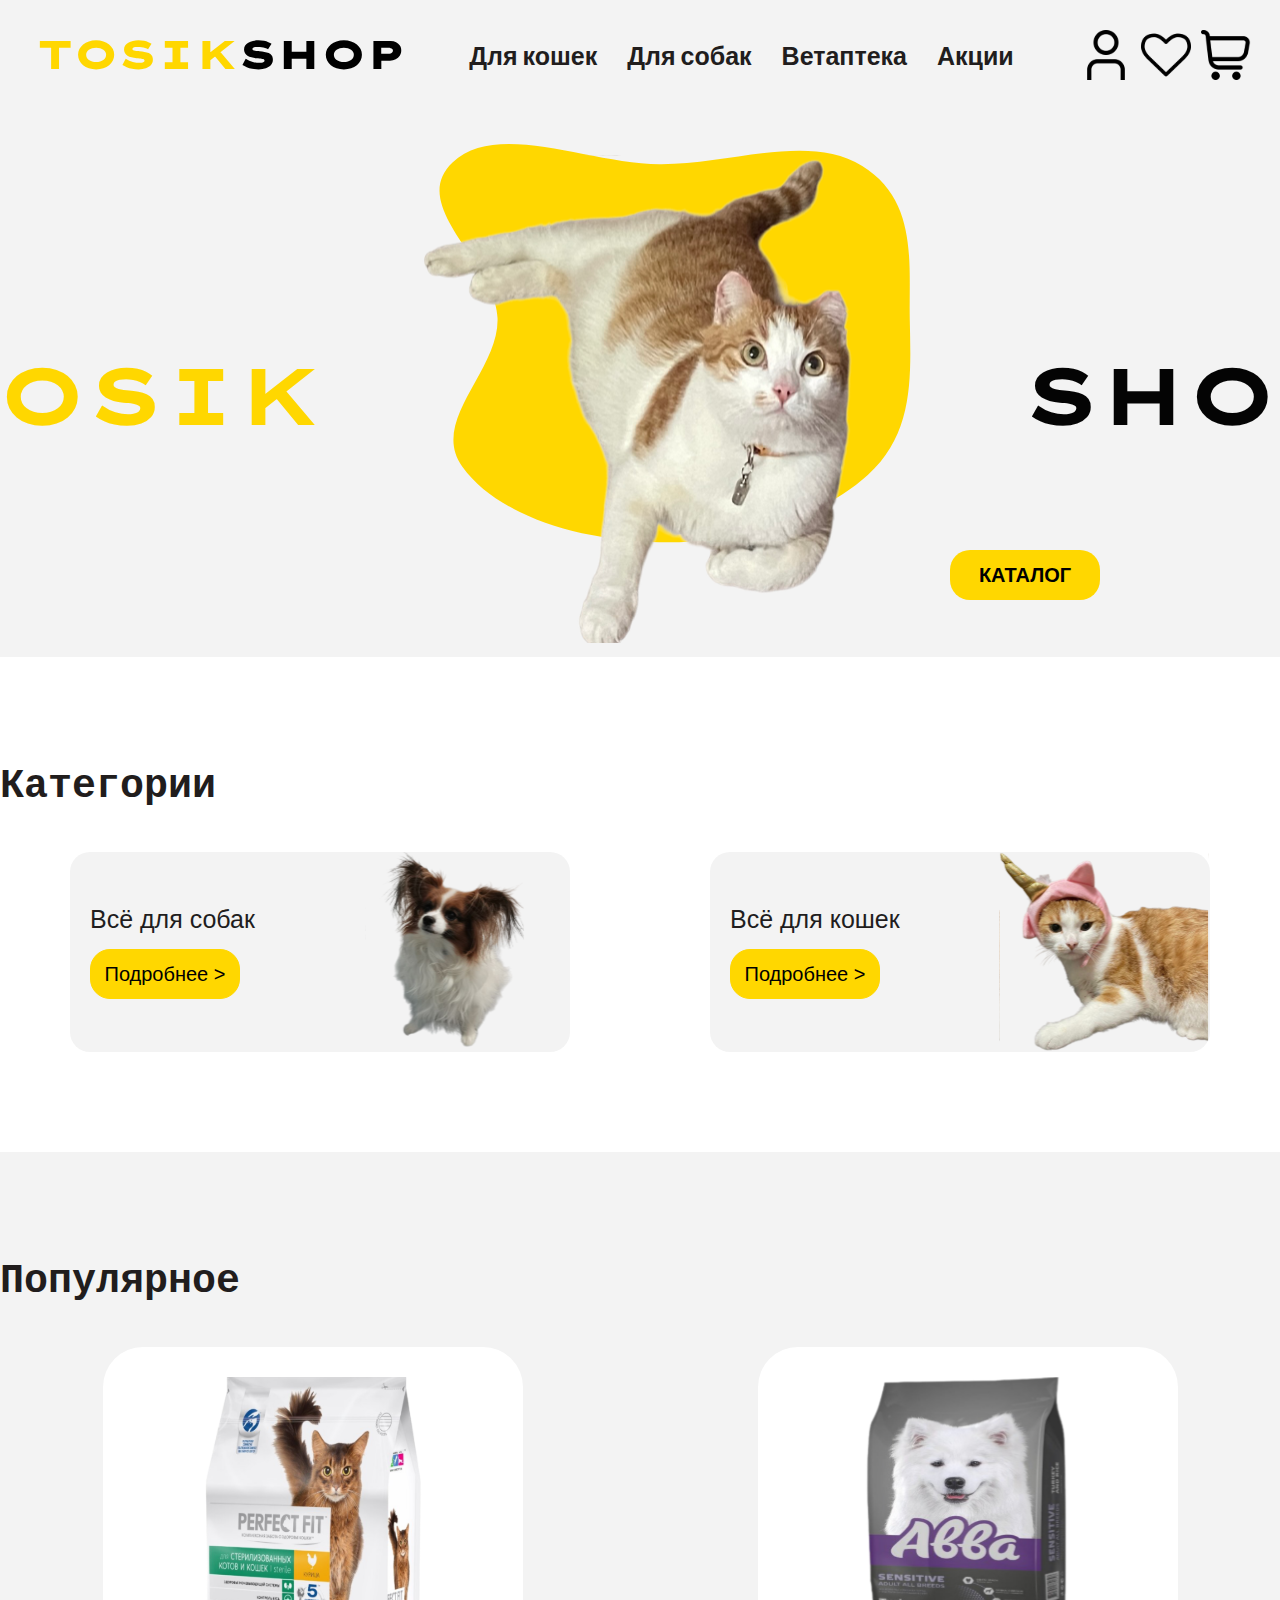
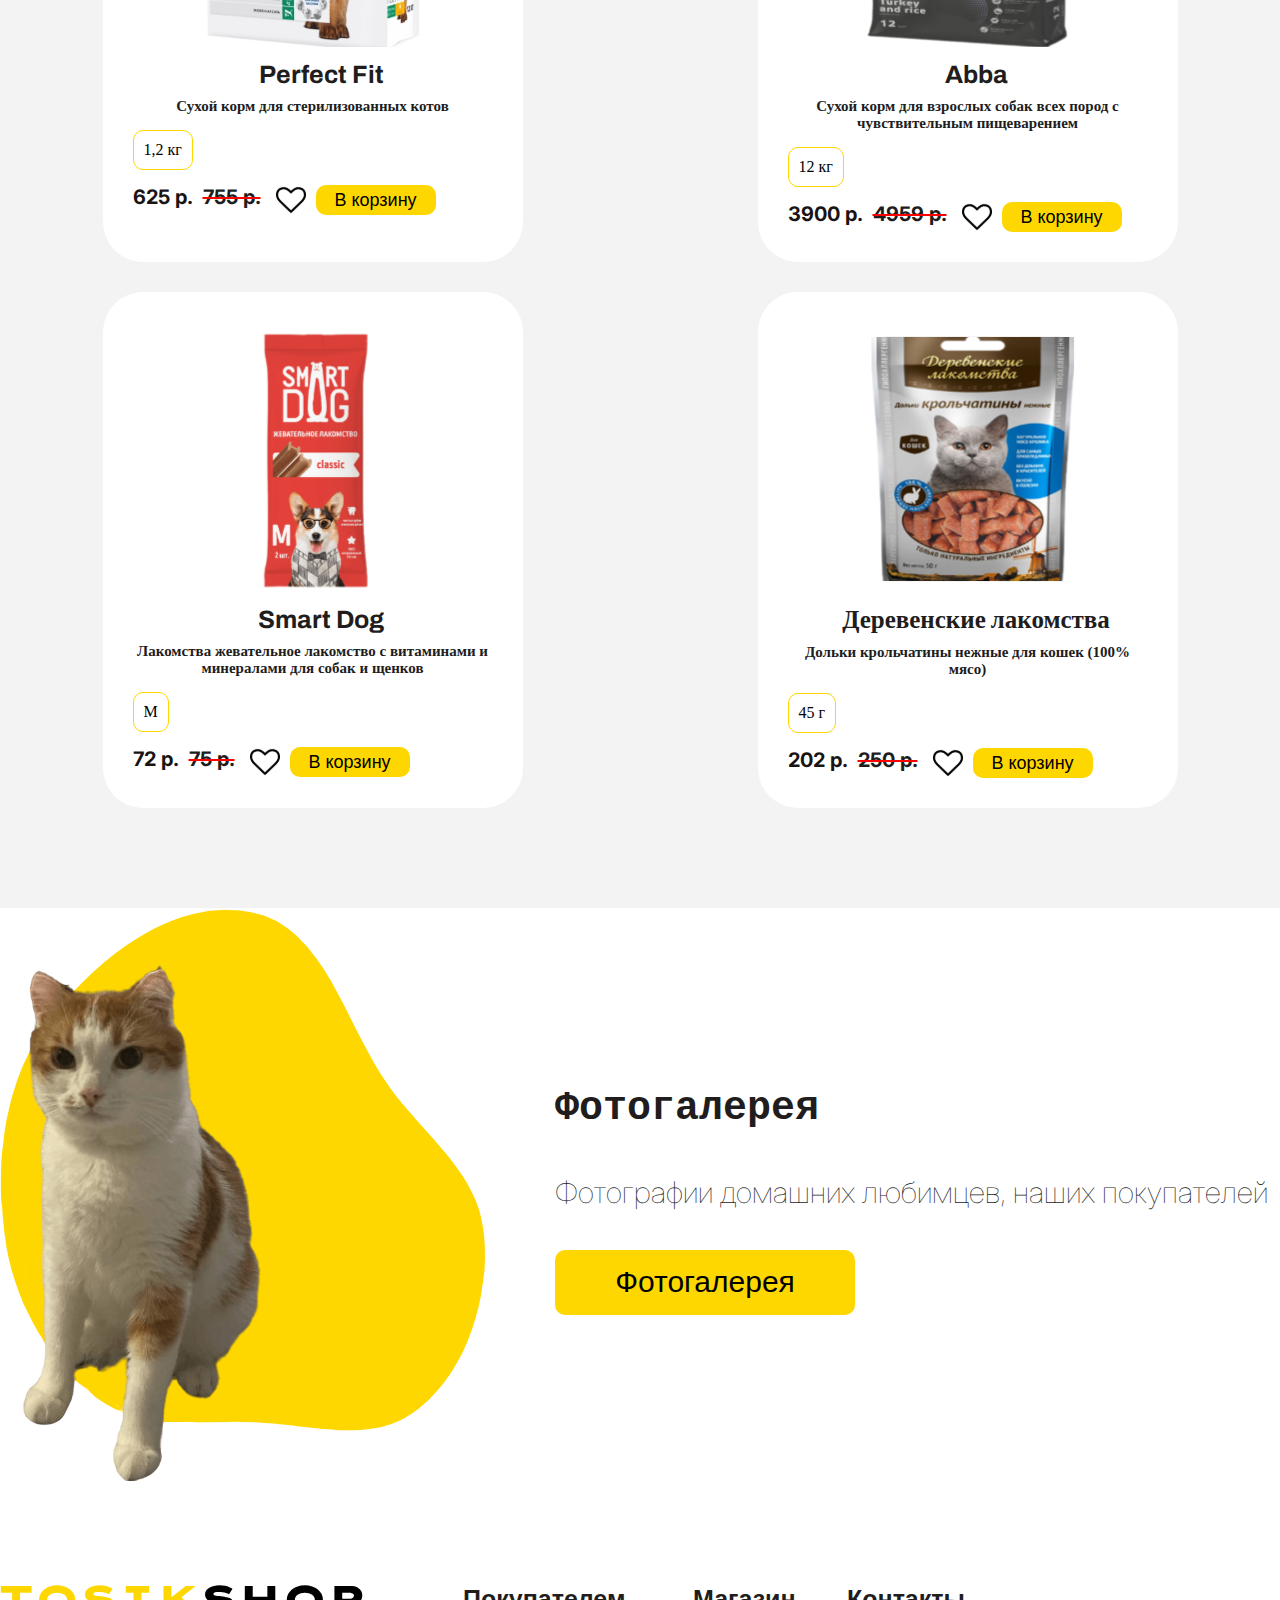
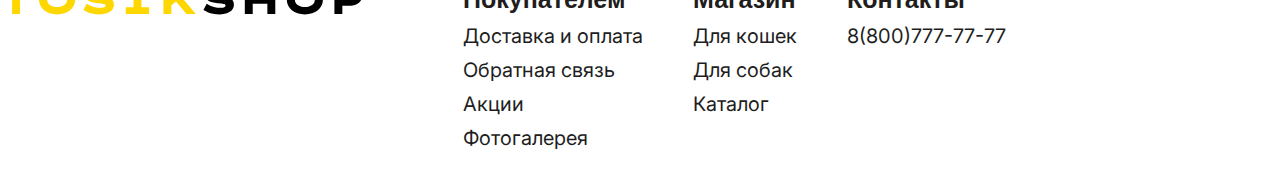
<file: index.html>
<!DOCTYPE html>
<html lang="ru">
  <head>
    <meta charset="UTF-8" />
    <meta name="viewport" content="width=device-width, initial-scale=1.0" />
    <link rel="stylesheet" href="css/style.css" />
    <link rel="stylesheet" href="css/blocks/index.css" />
    <title>Document</title>
  </head>
 <body>
    <div class="container">
    <section class="main-screen">
      <header class="header">
        <div class="container">
          <div class="nav">
            <a href="index.html" class="logo" >
              <img src="media/TOSIKSHOP.svg"  />
            </a>
            <div class="nav-items">
              <a href="cats.html" class="title-item">Для кошек</a>
              <a href="dog.html" class="title-item2">Для собак</a>
              <a href="veterinare.html" class="title-item1">Ветаптека</a>
              <a href="sale.html" class="title-item">Акции</a>
            </div>
            <div class="nav-btn">
              <a href="profile.html"
                ><img class="image_2" src="media/office.svg"
              /></a>
              <a href="favourites.html"
                ><img class="image_3" src="media/favourites.svg"
              /></a>
              <a href="basket.html"
                ><img class="image_4" src="media/basket.svg"
              /></a>
            </div>
          </div>
        </div>
      </header>

      <div class="main-greeting">
        <div class="container-greeting">
          <div class="main-background">
            <div class="main-text1">TOSIK</div>
            <div ><img class="main-img" src="./media/TS.svg" alt="background"  /></div>
            <div class="main-text2">SHOP</div>
          </div>
          <input type="button" value="КАТАЛОГ" class="main-btn-catalog" onClick="window.location='catalog.html'" />
        </div>
      </div>
    </section>

    <section class="categories">
      <div class="container">
        <h2 class="categories-title">Категории</h2>
        <div class="categories-items">
          <div class="categories-item">
            <div class="categories-item-left-block">
              <div class="categories-item-title">Всё для собак</div>
              <input
                type="button"
                value="Подробнее >"
                class="categories-item-btn"
                onClick="window.location='dog.html'"
              />
            </div>
            <div>
              <img class="categories-item-img" src="media/doog.svg" alt="dog" />
            </div>
          </div>
          <div class="categories-item">
            <div class="categories-item-left-block">
              <div class="categories-item-title">Всё для кошек</div>
              <input
                type="button"
                value="Подробнее >"
                class="categories-item-btn"
                onClick="window.location='cats.html'"
              />
            </div>
            <div >
              <img class="categories-item-img-cat" src="media/cat.svg" alt="cat"  />
            </div>
          </div>
        </div>
      </div>
    </section>

    <section class="populars">
      <div class="container">
        <h2 class="populars-title">Популярное</h2>
        <div class="populars-items">
          <div class="populars-item" onClick="window.location='product_page.html'">
            <div class="populars-item-img"  >
              <img src="media/percat.svg" alt="percat"   />
            </div>
            <h4 class="populars-name">Perfect Fit</h4>
            <h5 class="populars-directions">
              Сухой корм для стерилизованных котов
            </h5>
            <div class="populars-weigth">1,2 кг</div>
            <div class="populars-extra">
              <div class="populars-prices">
                <h6 class="populars-new-price">625 p.</h6>
                <h6 class="populars-old-price">755 p.</h6>
              </div>
              <div class="populars-item-btns">
                <input
                  type="image"
                  src="media/like.svg"
                  class="popular-btn-like"
                />
                <button class="popular-btn-basket"
                  type="button"  onclick= "showModal('.modal-compilate')"
                 ><span class="popular-btn-basket">В корзину</span>
                </button>
              </div>
            </div>
          </div>
          <div class="populars-item">
            <div class="populars-item-img">
              <img src="media/abba.svg"  alt="percat"  />
            </div>
            <h4 class="populars-name">Abba</h4>
            <h5 class="populars-directions">
              Сухой корм для взрослых собак всех пород с чувствительным пищеварением 
            </h5>
            <div class="populars-weigth">12 кг</div>
            <div class="populars-extra">
              <div class="populars-prices">
                <h6 class="populars-new-price">3900 p.</h6>
                <h6 class="populars-old-price">4959 p.</h6>
              </div>
              <div class="populars-item-btns">
                <input
                  type="image"
                  src="media/like.svg"
                  class="popular-btn-like"
                />
                <button class="popular-btn-basket"
                type="button"  onclick= "showModal('.modal-compilate')"
               ><span class="popular-btn-basket">В корзину</span>
              </button>
              </div>
            </div>
          </div>
          <div class="populars-item">
            <div class="populars-item-img">
              <img src="media/smart.svg" alt="percat" />
            </div>
            <h4 class="populars-name">Smart Dog</h4>
            <h5 class="populars-directions">
              Лакомства жевательное лакомство с витаминами и минералами для собак и щенков
            </h5>
            <div class="populars-weigth">M</div>
            <div class="populars-extra">
              <div class="populars-prices">
                <h6 class="populars-new-price">72 p.</h6>
                <h6 class="populars-old-price">75 p.</h6>
              </div>
              <div class="populars-item-btns">
                <input
                  type="image"
                  src="media/like.svg"
                  class="popular-btn-like"
                />
                <button class="popular-btn-basket"
                  type="button"  onclick= "showModal('.modal-compilate')"
                 ><span class="popular-btn-basket">В корзину</span>
                </button>
              </div>
            </div>
          </div>
          <div class="populars-item">
            <div class="populars-item-img">
              <img src="media/lac.svg" alt="percat" />
            </div>
            <h4 class="populars-name">Деревенские лакомства</h4>
            <h5 class="populars-directions">
              Дольки крольчатины нежные для кошек (100% мясо)
            </h5>
            <div class="populars-weigth">45 г</div>
            <div class="populars-extra">
              <div class="populars-prices">
                <h6 class="populars-new-price">202 p.</h6>
                <h6 class="populars-old-price">250 p.</h6>
              </div>
              <div class="populars-item-btns">
                <input
                  type="image"
                  src="media/like.svg"
                  class="popular-btn-like"
                />
                <button class="popular-btn-basket"
                  type="button"  onclick= "showModal('.modal-compilate')"
                 ><span class="popular-btn-basket">В корзину</span>
                </button>
              </div>
            </div>
          </div>
        </div>
      </div>
   
    </section>

    <section class="gallery">
      <div class="container">
        <div class="gallery-container">
          <div >
            <img class="gallery-left" src="media/photos.svg" alt="gallery" />
          </div>
          <div class="gallery-right">
            <h2 class="gallery-title">Фотогалерея</h2>
            <h3 class="gallery-direction">
              Фотографии домашних любимцев, наших покупателей
            </h3>
            <input type="button" value="Фотогалерея" class="gallery-btn" onClick="window.location='photogallery.html'" />
          </div>
        </div>
      </div>
    
    </section>

    <footer class="footer">
        <a href="index.html" class="logo" >
          <img  src="media/TOSIKSHOP.svg" />
        </a>
        <div class="footer-customers">
          <div class="customer">
            <h2 class="customers-title">Покупателем</h2>
            <div class="customers-links">
              <a href="" class="customers-link">Доставка и оплата</a>
              <a href="" class="customers-link">Обратная связь</a>
              <a href="sale.html" class="customers-link">Акции</a>
              <a href="photogallery.html" class="customers-link">Фотогалерея</a>
            </div>
          </div>
          <div class="shop">
            <h2 class="customers-title">Магазин</h2>
            <div class="customers-links">
              <a href="cats.html" class="customers-link">Для кошек</a>
              <a href="dog.html" class="customers-link">Для собак</a>
              <a href="catalog.html" class="customers-link">Каталог</a>
            </div>
          </div>
          <div class="contacts">
            <h2 class="customers-title">Контакты</h2>
            <div class="customers-links">
              <a  class="customers-link">8(800)777-77-77</a>
            </div>
          </div>
        </div>
    </footer>
 <div class="modal-over">
    <dialog class="modal-compilate" > 
      <div class="modal-compilate_content">
      <div class="modal-compilate_close"> 
         <button class="content_close"  type="button" onclick="closeModal('.modal-compilate')">
          <div class="close_img">
          <img src="media/close.svg"></div>
        </button> 
      </div>
      <div class="modal-compilate_text">
        <p class="text_content">Товар добавлен в корзину</p>
       </div>
     </div>
</dialog>
    </div>
<script defer src="modal_windows.js"></script>
   </body>

</html>
</file>
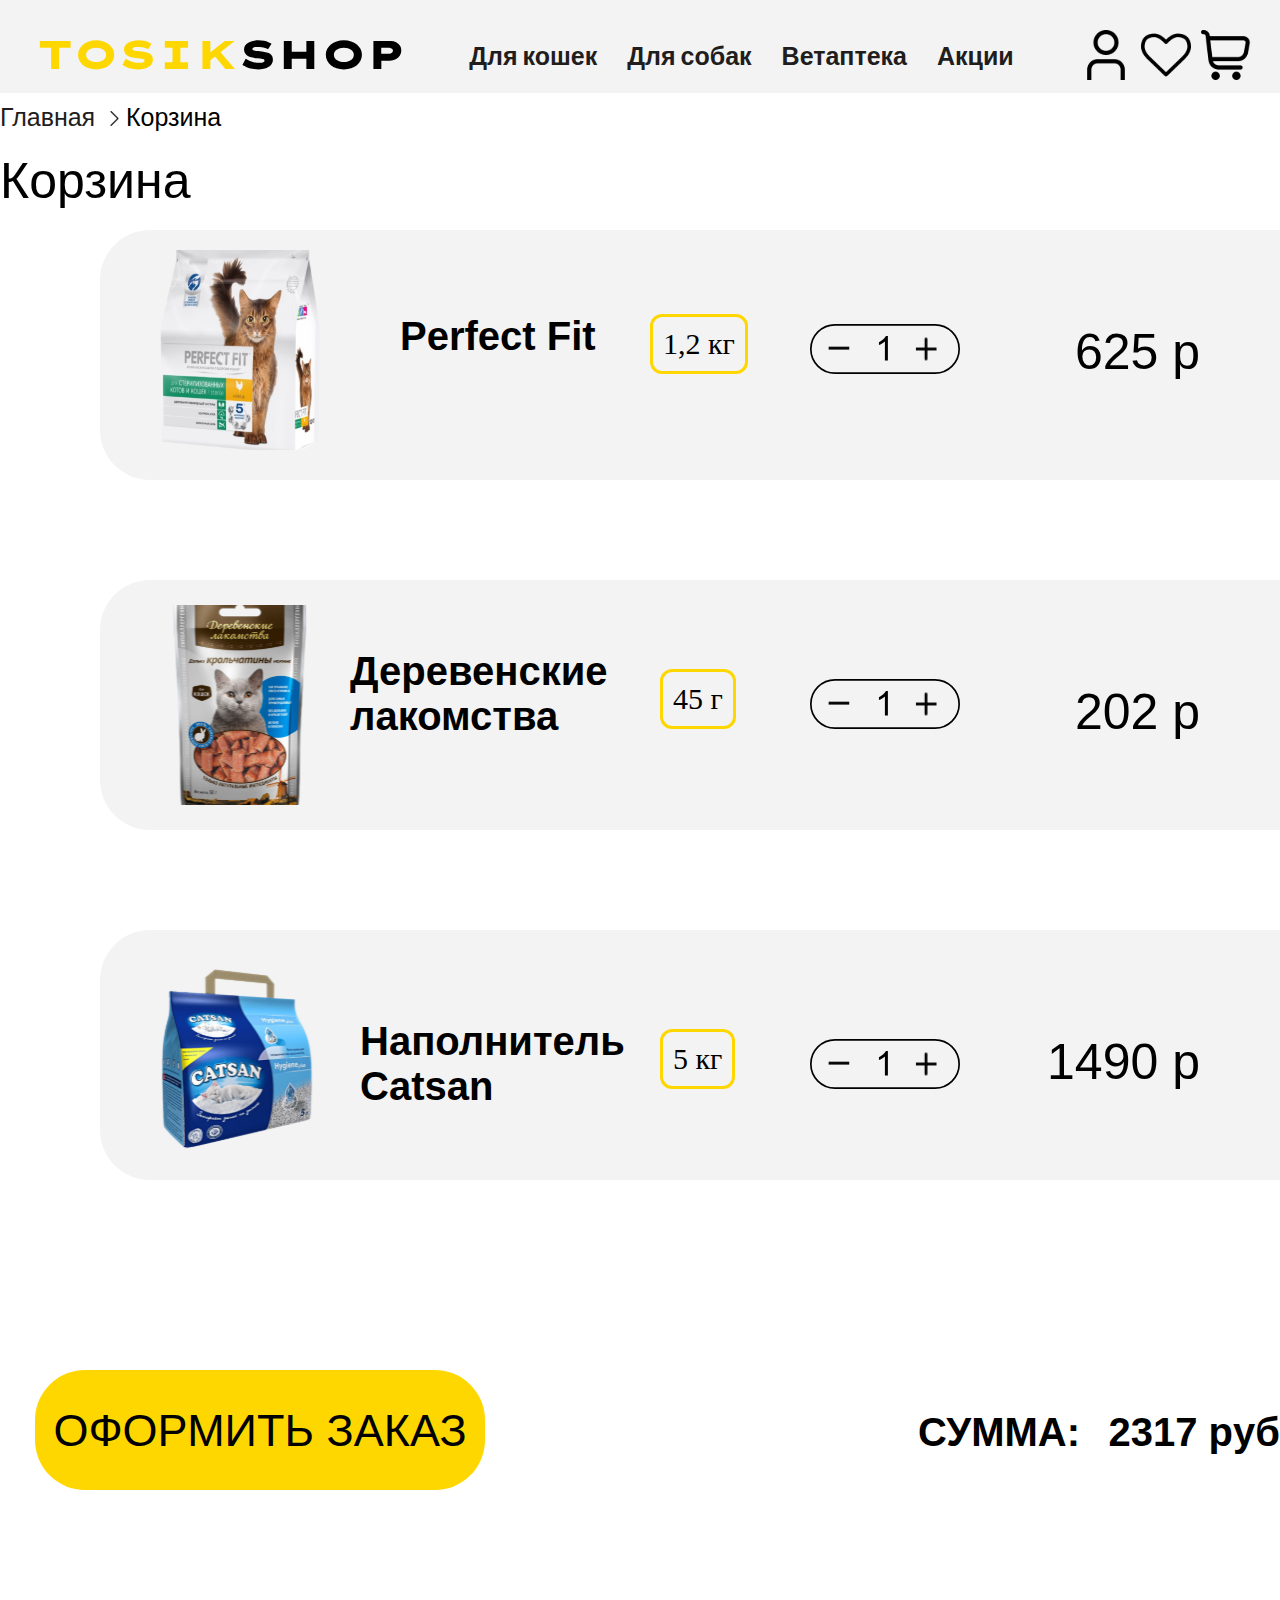
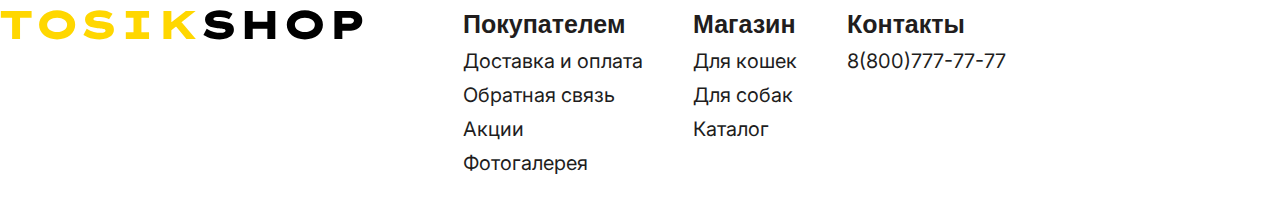
<file: basket.html>
<!DOCTYPE html>
<html lang="en">
<head>
    <link rel="stylesheet" type="text/css" href="css/style.css">
    <meta charset="UTF-8">
    <meta name="viewport" content="width=device-width, initial-scale=1.0">
    <title>Корзина</title>
</head>
<div class="container">
<body>
    <section class="main-screen-basket">
      <header class="header">
        <div class="container">
          <div class="nav">
            <a href="index.html" class="logo">
              <img src="media/TOSIKSHOP.svg"  />
            </a>
            <div class="nav-items">
              <a href="cats.html" class="title-item">Для кошек</a>
              <a href="dog.html" class="title-item2">Для собак</a>
              <a href="veterinare.html" class="title-item1">Ветаптека</a>
              <a href="sale.html" class="title-item">Акции</a>
            </div>
            <div class="nav-btn">
              <a href="profile.html"
                ><img class="image_2" src="media/office.svg"
              /></a>
              <a href="favourites.html"
                ><img class="image_3" src="media/favourites.svg"
              /></a>
              <a href="basket.html"
                ><img class="image_4" src="media/basket.svg"
              /></a>
            </div>
          </div>
        </div>
      </header>
</section>

    <section class="link_main">
        <div class="main_phot">
            <div class="main" >
                <p><a href="index.html" class="main1" >Главная</a> </p>
    </div>
    <div class="further">
    <img src="media/pod.svg" width="15" height="15">
    </div>
        </div>
        <div class="main_phot">
    <div class="main2"><p>Корзина</p></div>
        </div>
    </section>
  
    
    
    <section>
        <div class="korztext">
        <p>Корзина</p>
    </div>
    <div class="tovar">
<div class="tovar1">
<div class="p1">
   <a href="product_page.html"> <img src="media/percat.svg"></a>
</div>
<div class="t1">
    <p>Perfect Fit</p>
</div>

    <div class="basket-1">1,2 кг</div>

    <div class="c1">
<img src="media/Group 82.svg" >
    </div>
    <div class="w1">
<p>625 р</p>
    </div>
    <div class="cc1">
        <img src="media/close.svg">
    </div>
</div>


 <div class="tovar2">
    <div class="p2">
        <img src="media/lacom.svg">
    </div> 
    <div class="te2">
     <div class="t2">
        <p>Деревенские 
            лакомства</p>
    </div>
 </div>
 <div class="basket-2">45 г</div> 
        <div class="c2">
            <img src="media/Group 82.svg" width="170" height="50">
                </div>
                <div class="w2">
            <p>202 р</p>
                </div>
                <div class="cc2">
                    <img src="media/close.svg">
                </div>   
    </div>
    
 <div class="tovar3">
    <div class="p3">
        <img src="media/Catsan.svg" width="210" height="210">
    </div>
    <div class="te3">
        <div class="t3">
           <p>Наполнитель
            Catsan</p>
       </div>
    </div>   
    <div class="basket-3">5 кг</div>
       
        <div class="c3">
            <img src="media/Group 82.svg" width="170" height="50">
                </div>
                <div class="w3">
            <p>1490 р</p>
                </div>
                <div class="cc3">
                    <img src="media/close.svg">
                </div>             
</div>
</div>
 </section>

    <input type="button" value="ОФОРМИТЬ ЗАКАЗ" class="ozak" />       

<div class="prais">
<div class="na">
    <p>СУММА:</p>
</div>
<div class="na2">
    <p>2317 pуб</p>
</div>
</div>

<footer class="footer">

      <a href="index.html" class="logo">
        <img src="media/TOSIKSHOP.svg" />
      </a>
      <div class="footer-customers">
        <div class="customer">
          <h2 class="customers-title">Покупателем</h2>
          <div class="customers-links">
            <a href="" class="customers-link">Доставка и оплата</a>
            <a href="" class="customers-link">Обратная связь</a>
            <a href="sale.html" class="customers-link">Акции</a>
            <a href="photogallery.html" class="customers-link">Фотогалерея</a>
          </div>
        </div>
        <div class="shop">
          <h2 class="customers-title">Магазин</h2>
          <div class="customers-links">
            <a href="cats.html" class="customers-link">Для кошек</a>
            <a href="dog.html" class="customers-link">Для собак</a>
            <a href="catalog.html" class="customers-link">Каталог</a>
          </div>
        </div>
        <div class="contacts">
          <h2 class="customers-title">Контакты</h2>
          <div class="customers-links">
            <a  class="customers-link">8(800)777-77-77</a>
          </div>
        </div>
      </div>
    
  </footer>
</div>
</body>
</html>
</file>
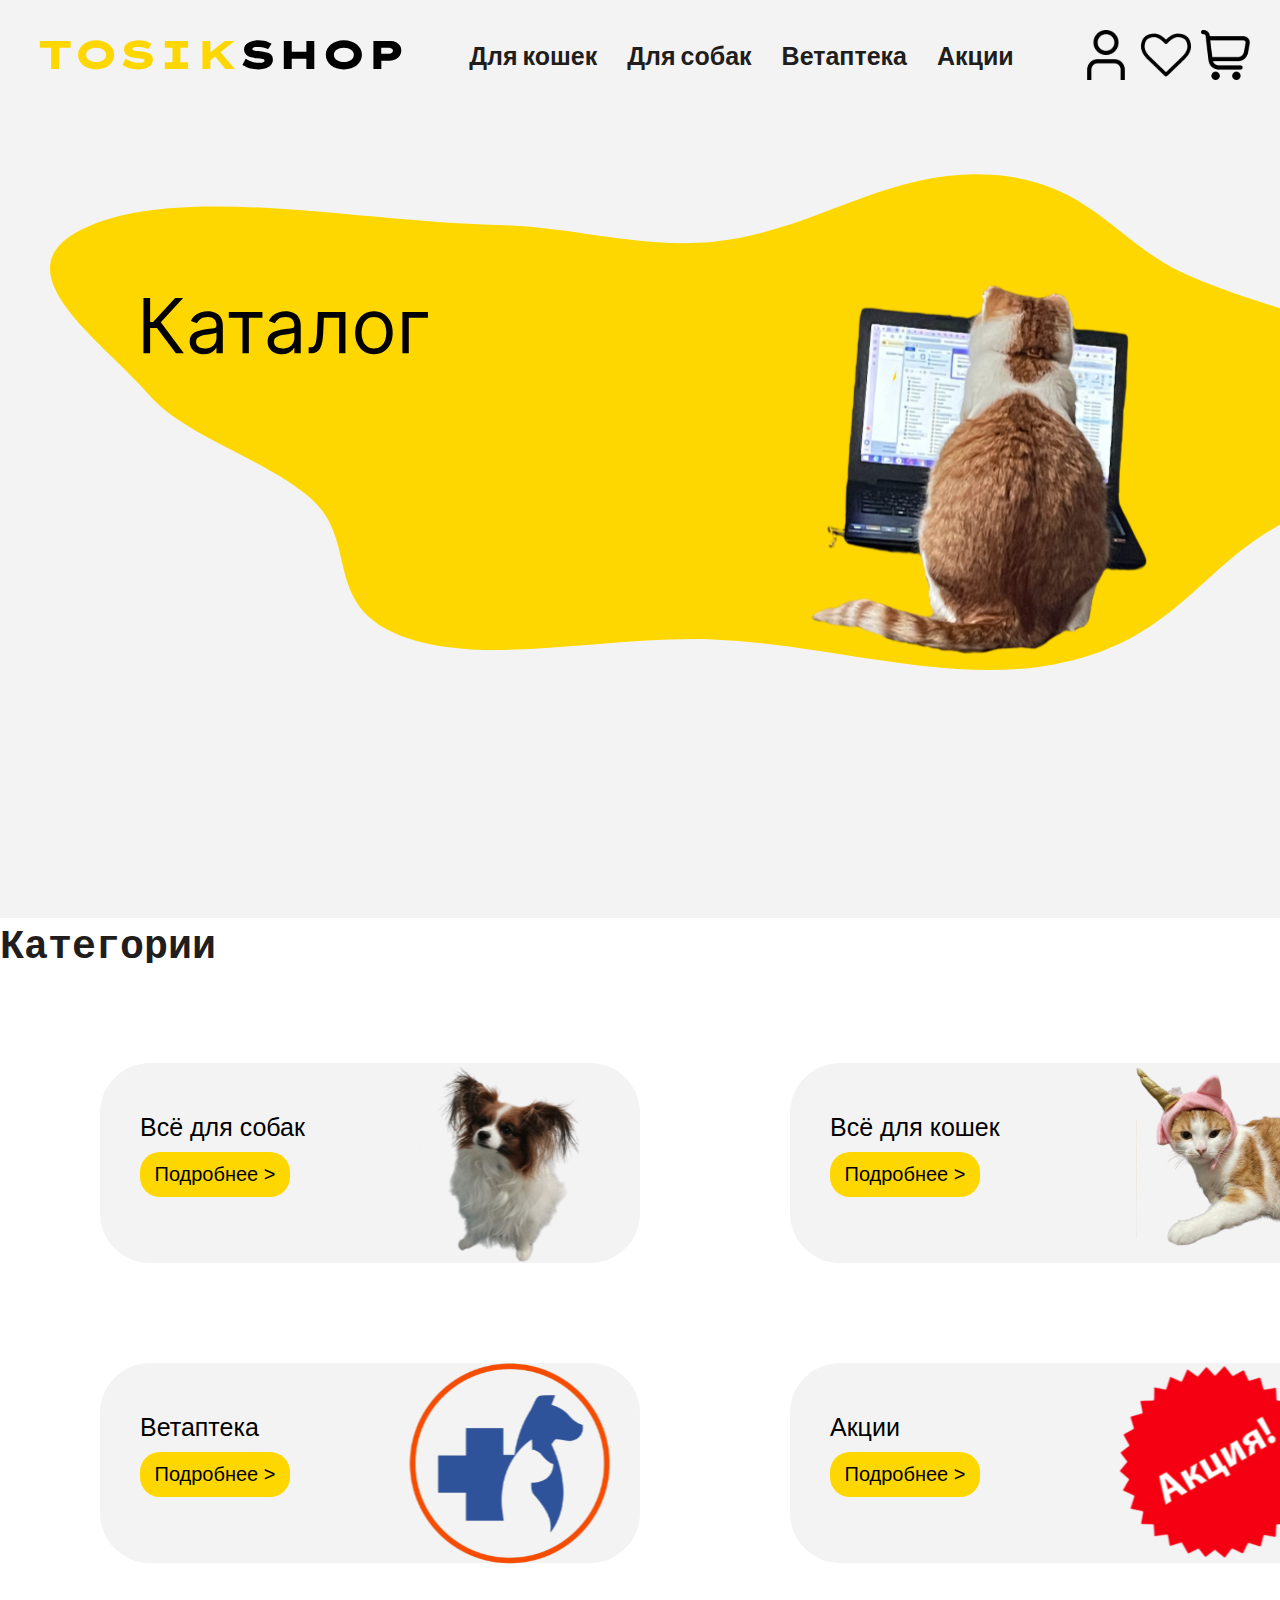
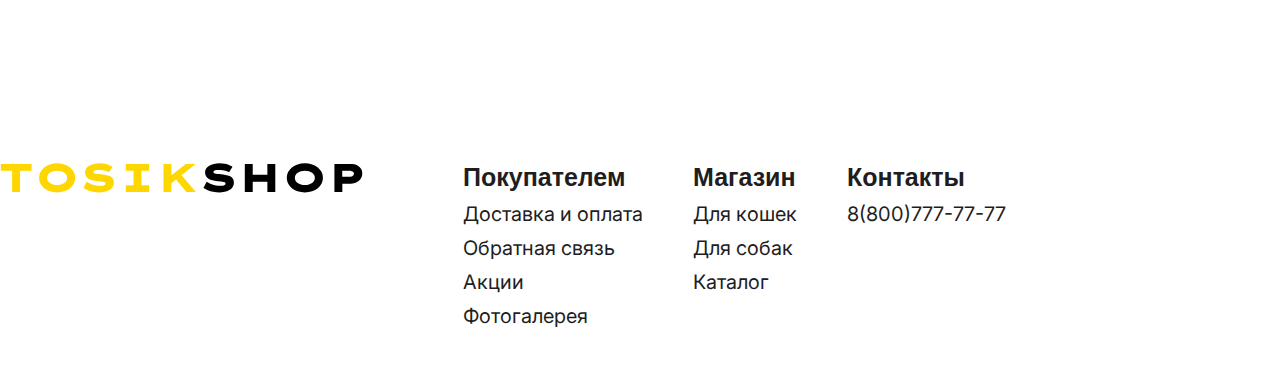
<file: catalog.html>
<!DOCTYPE html>
<html lang="en">
<head>
    <link rel="stylesheet" type="text/css" href="css/style.css">
    <meta charset="UTF-8">
    <meta name="viewport" content="width=device-width, initial-scale=1.0">
    <title>Каталог</title>
</head>
<body>
<div class="container">
    <section class="main-screen-basket">
      <header class="header">
          <div class="nav">
            <a href="index.html" class="logo" >
              <img src="media/TOSIKSHOP.svg" />
            </a>
            <div class="nav-items">
              <a href="cats.html" class="title-item">Для кошек</a>
              <a href="dog.html" class="title-item2">Для собак</a>
              <a href="veterinare.html" class="title-item1">Ветаптека</a>
              <a href="sale.html" class="title-item">Акции</a>
            </div>
            <div class="nav-btn">
              <a href="profile.html"
                ><img class="image_2" src="media/office.svg"
              /></a>
              <a href="favourites.html"
                ><img class="image_3" src="media/favourites.svg"
              /></a>
              <a href="basket.html"
                ><img class="image_4" src="media/basket.svg"
              /></a>
            </div>
          </div>
        </div>
      </header>
    </section>
    <section>
<section class="foncatalog">
  <div class="foncatal">
    <img src="media/foncatal.svg">
  </div>
</section>
            <section class="categors">
                <div class="container">
                    <h2 class="categories-title">Категории</h2>
                    <div class="categorie">
                    <div class="categories">
                    <div class="dog">
                        <p class="textph"> Всё для собак</p> 
                        <input type="button" value="Подробнее >" class="buttonk2"  />
                        <div class="photok">
                        <img  src="media/doog.svg">   
                       </div>
                    </div>
                    
                    <div class="cat">
                        <p class="textph"> Всё для кошек</p> 
                        <input type="button" value="Подробнее >" class="buttonk2" />
                        <div  class="photok2">
                     <img  src="media/cat.svg">
                    </div>
                    </div>
                </div>
                
                <div class="categories">
                    <div class="pharmacy" >
                    <p class="textph"> Ветаптека</p> 
                    <input type="button" value="Подробнее >" class="buttonk2" onClick="window.location='veterinare.html'"/>
                    <div class="photopha">
                    <img  src="media/pharmacy.svg" >
                    </div>
                  </div>
                    <div class="stock" >
                        <p class="textst"> Акции</p>
                        <input type="button" value="Подробнее >" class="buttonk2" />
                        <div class="photostok" >
                        <img src="media/stock.svg" >
                   </div> 
                  </div>
                </div>
              </div>
           </div>
            </section>

            <footer class="footer">
                
                  <a href="index.html" class="logo">
                    <img src="media/TOSIKSHOP.svg" />
                  </a>
                  <div class="footer-customers">
                    <div class="customer">
                      <h2 class="customers-title">Покупателем</h2>
                      <div class="customers-links">
                        <a href="" class="customers-link">Доставка и оплата</a>
                        <a href="" class="customers-link">Обратная связь</a>
                        <a href="sale.html" class="customers-link">Акции</a>
                        <a href="photogallery.html" class="customers-link">Фотогалерея</a>
                      </div>
                    </div>
                    <div class="shop">
                      <h2 class="customers-title">Магазин</h2>
                      <div class="customers-links">
                        <a href="cats.html" class="customers-link">Для кошек</a>
                        <a href="dog.html" class="customers-link">Для собак</a>
                        <a href="catalog.html" class="customers-link">Каталог</a>
                      </div>
                    </div>
                    <div class="contacts">
                      <h2 class="customers-title">Контакты</h2>
                      <div class="customers-links">
                        <a  class="customers-link">8(800)777-77-77</a>
                      </div>
                    </div>
                  </div>
               
              </footer>
            </body>
          </div>
          </html>
</file>
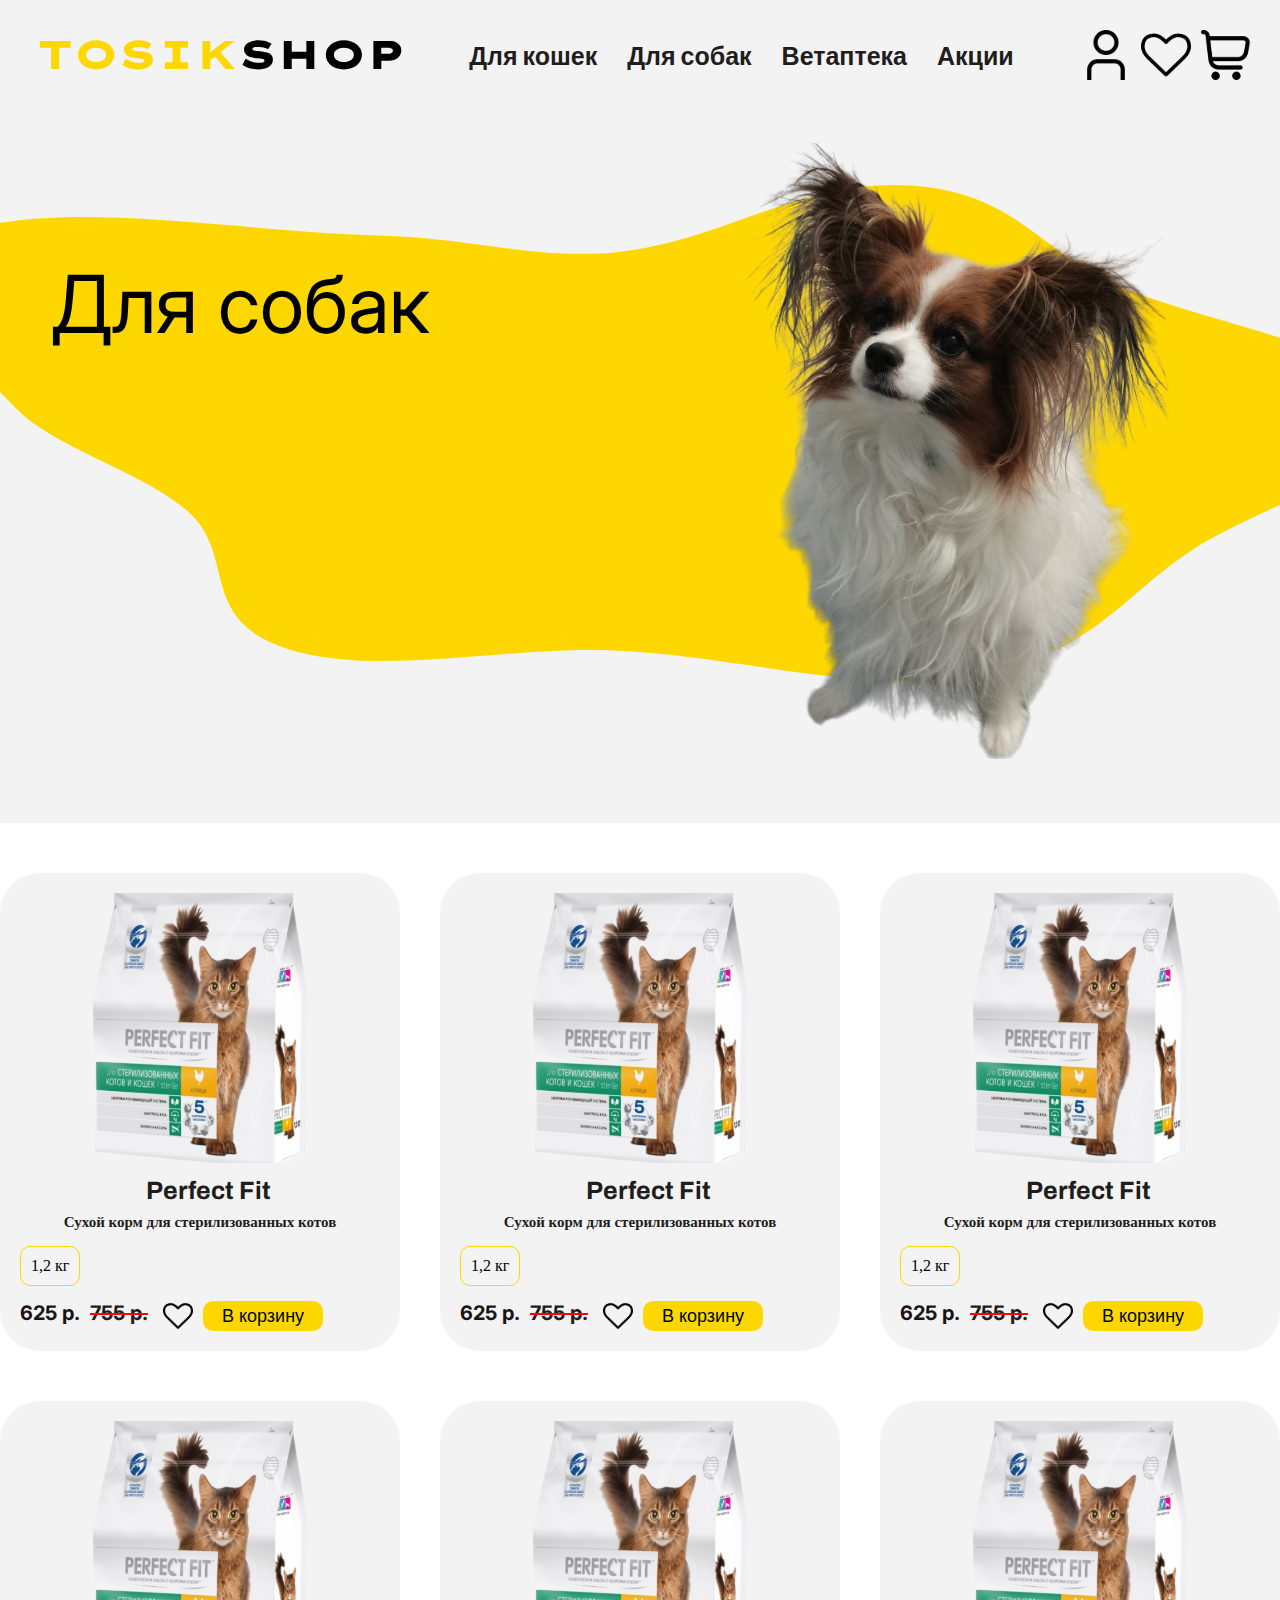
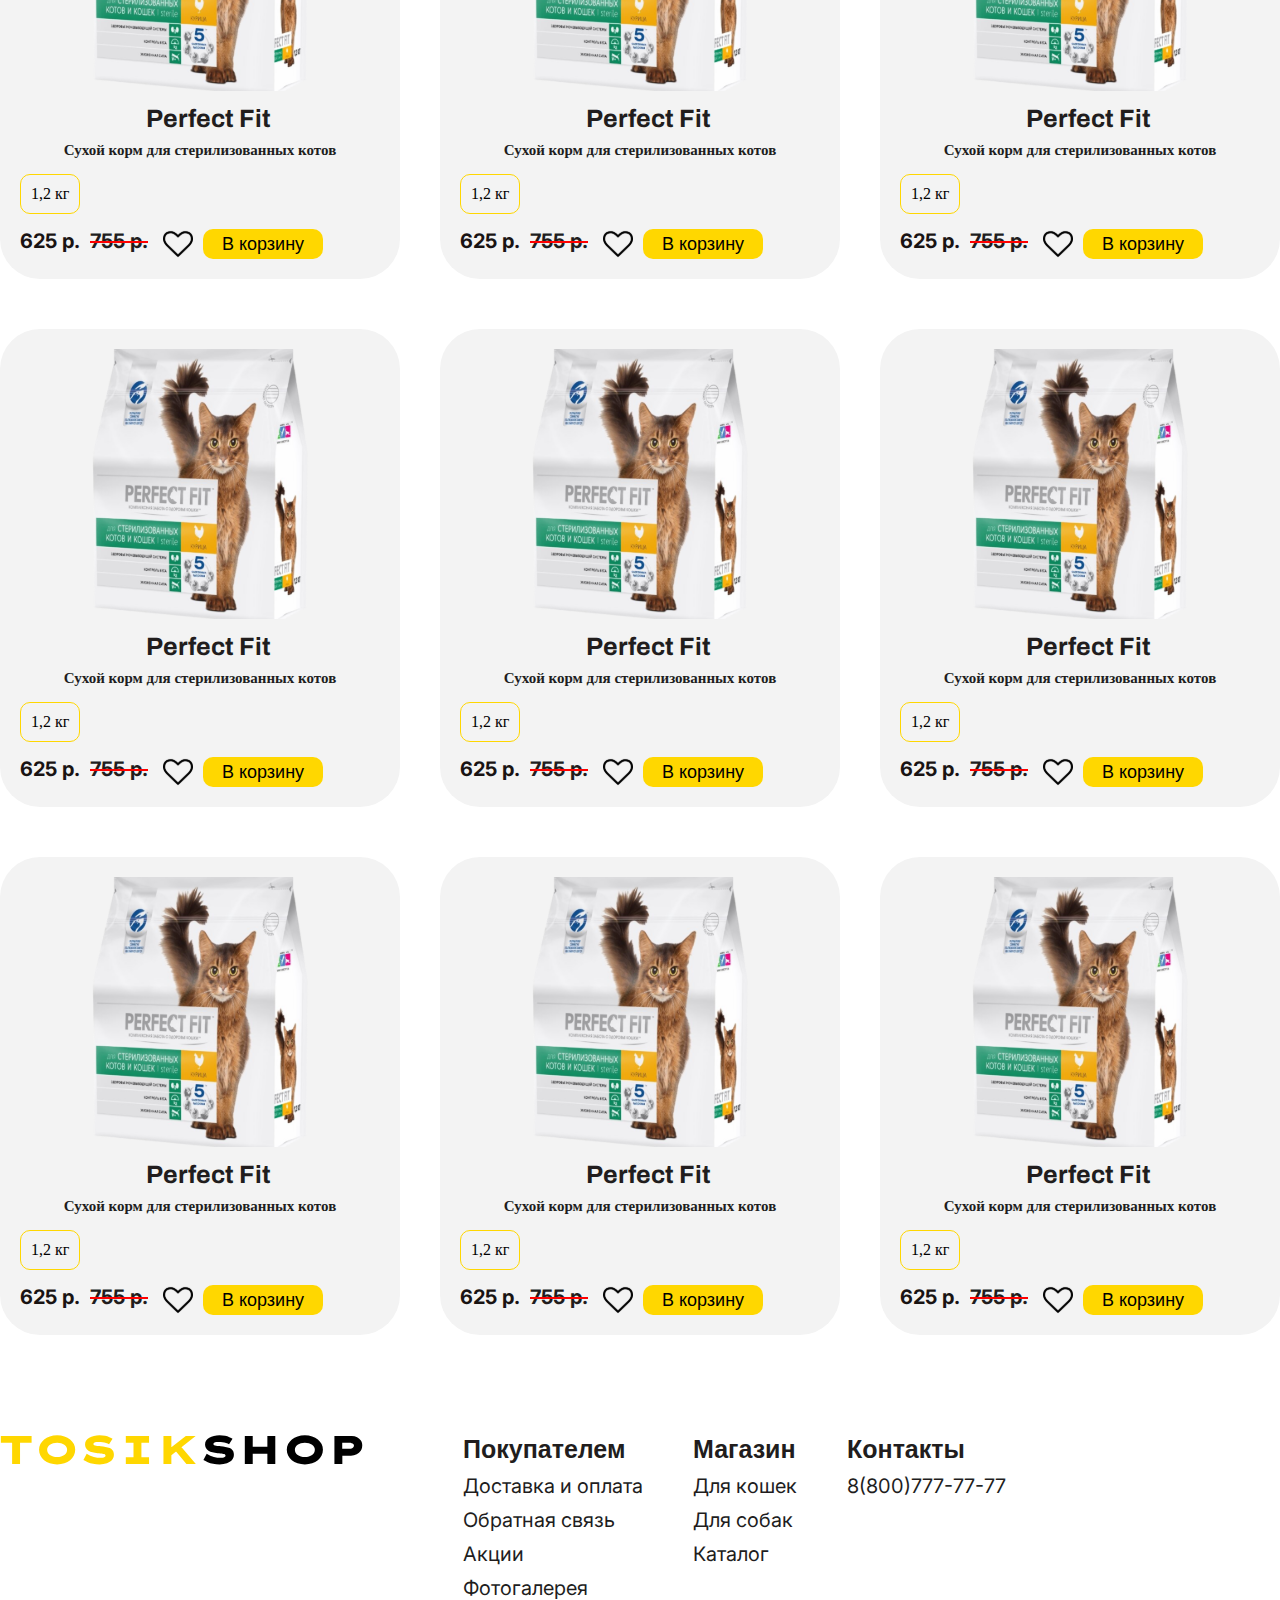
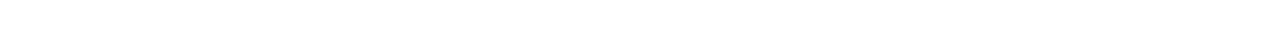
<file: dog.html>
<!DOCTYPE html>
<html lang="en">
<head>
    <link rel="stylesheet" type="text/css" href="css/style.css">
    <meta charset="UTF-8">
    <meta name="viewport" content="width=device-width, initial-scale=1.0">
    <title>Для собак</title>
</head>
<body>
    <section class="main-screen">
      <header class="header">
        <div class="container">
          <div class="nav">
            <a href="index.html"  class="logo">
              <img src="media/TOSIKSHOP.svg" />
            </a>
            <div class="nav-items">
              <a href="cats.html" class="title-item">Для кошек</a>
              <a href="dog.html" class="title-item2">Для собак</a>
              <a href="veterinare.html" class="title-item1">Ветаптека</a>
              <a href="sale.html" class="title-item">Акции</a>
            </div>
            <div class="nav-btn">
              <a href="profile.html"
                ><img class="image_2" src="media/office.svg"
              /></a>
              <a href="favourites.html"
                ><img class="image_3" src="media/favourites.svg"
              /></a>
              <a href="basket.html"
                ><img class="image_4" src="media/basket.svg"
              /></a>
            </div>
          </div>
        </div>
      </header>
    
                    <div class="container">
                        <div class="main-greeting">
                            <div class="container-greeting">
                              <div class="main-background">
                                <div class="main-img1"><img src="./media/dog.svg" alt="background" /></div>
                                <div class="main-textt">Для собак</div>
                              </div>
                            </div>
                          </div>
                          </div>
                        </section>

            
                        <div class="container">
                          <section class="Product">
                              <div class="populars-item-cat">
                                  <div class="populars-item-img">
                                    <img src="media/percat.svg" alt="percat" />
                                  </div>
                                  <h4 class="populars-name">Perfect Fit</h4>
                                  <h5 class="populars-directions">
                                    Сухой корм для стерилизованных котов
                                  </h5>
                                  <div class="populars-weigth">1,2 кг</div>
                                  <div class="populars-extra">
                                    <div class="populars-prices">
                                      <h6 class="populars-new-price">625 p.</h6>
                                      <h6 class="populars-old-price">755 p.</h6>
                                    </div>
                                    <div class="populars-item-btns">
                                      <input
                                        type="image"
                                        src="media/like.svg"
                                        class="popular-btn-like"
                                      />
                                      <input
                                        type="button"
                                        value="В корзину"
                                        class="popular-btn-basket"
                                      />
                                    </div>
                                  </div>
                                </div>
                   
                                <div class="populars-item-cat">
                                  <div class="populars-item-img">
                                    <img src="media/percat.svg" alt="percat" />
                                  </div>
                                  <h4 class="populars-name">Perfect Fit</h4>
                                  <h5 class="populars-directions">
                                    Сухой корм для стерилизованных котов
                                  </h5>
                                  <div class="populars-weigth">1,2 кг</div>
                                  <div class="populars-extra">
                                    <div class="populars-prices">
                                      <h6 class="populars-new-price">625 p.</h6>
                                      <h6 class="populars-old-price">755 p.</h6>
                                    </div>
                                    <div class="populars-item-btns">
                                      <input
                                        type="image"
                                        src="media/like.svg"
                                        class="popular-btn-like"
                                      />
                                      <input
                                        type="button"
                                        value="В корзину"
                                        class="popular-btn-basket"
                                      />
                                    </div>
                                  </div>
                                </div>
                          
                                <div class="populars-item-cat">
                                  <div class="populars-item-img">
                                    <img src="media/percat.svg" alt="percat" />
                                  </div>
                                  <h4 class="populars-name">Perfect Fit</h4>
                                  <h5 class="populars-directions">
                                    Сухой корм для стерилизованных котов
                                  </h5>
                                  <div class="populars-weigth">1,2 кг</div>
                                  <div class="populars-extra">
                                    <div class="populars-prices">
                                      <h6 class="populars-new-price">625 p.</h6>
                                      <h6 class="populars-old-price">755 p.</h6>
                                    </div>
                                    <div class="populars-item-btns">
                                      <input
                                        type="image"
                                        src="media/like.svg"
                                        class="popular-btn-like"
                                      />
                                      <input
                                        type="button"
                                        value="В корзину"
                                        class="popular-btn-basket"
                                      />
                                    </div>
                                  </div>
                                </div>
                </div>
                 </section>

                 <div class="container">
                  <section class="Product">
                      <div class="populars-item-cat">
                          <div class="populars-item-img">
                            <img src="media/percat.svg" alt="percat" />
                          </div>
                          <h4 class="populars-name">Perfect Fit</h4>
                          <h5 class="populars-directions">
                            Сухой корм для стерилизованных котов
                          </h5>
                          <div class="populars-weigth">1,2 кг</div>
                          <div class="populars-extra">
                            <div class="populars-prices">
                              <h6 class="populars-new-price">625 p.</h6>
                              <h6 class="populars-old-price">755 p.</h6>
                            </div>
                            <div class="populars-item-btns">
                              <input
                                type="image"
                                src="media/like.svg"
                                class="popular-btn-like"
                              />
                              <input
                                type="button"
                                value="В корзину"
                                class="popular-btn-basket"
                              />
                            </div>
                          </div>
                        </div>
           
                        <div class="populars-item-cat">
                          <div class="populars-item-img">
                            <img src="media/percat.svg" alt="percat" />
                          </div>
                          <h4 class="populars-name">Perfect Fit</h4>
                          <h5 class="populars-directions">
                            Сухой корм для стерилизованных котов
                          </h5>
                          <div class="populars-weigth">1,2 кг</div>
                          <div class="populars-extra">
                            <div class="populars-prices">
                              <h6 class="populars-new-price">625 p.</h6>
                              <h6 class="populars-old-price">755 p.</h6>
                            </div>
                            <div class="populars-item-btns">
                              <input
                                type="image"
                                src="media/like.svg"
                                class="popular-btn-like"
                              />
                              <input
                                type="button"
                                value="В корзину"
                                class="popular-btn-basket"
                              />
                            </div>
                          </div>
                        </div>
                        
                        <div class="populars-item-cat">
                          <div class="populars-item-img">
                            <img src="media/percat.svg" alt="percat" />
                          </div>
                          <h4 class="populars-name">Perfect Fit</h4>
                          <h5 class="populars-directions">
                            Сухой корм для стерилизованных котов
                          </h5>
                          <div class="populars-weigth">1,2 кг</div>
                          <div class="populars-extra">
                            <div class="populars-prices">
                              <h6 class="populars-new-price">625 p.</h6>
                              <h6 class="populars-old-price">755 p.</h6>
                            </div>
                            <div class="populars-item-btns">
                              <input
                                type="image"
                                src="media/like.svg"
                                class="popular-btn-like"
                              />
                              <input
                                type="button"
                                value="В корзину"
                                class="popular-btn-basket"
                              />
                            </div>
                          </div>
                        </div>
               </section>

               <section class="Product2">
                  <div class="populars-item-cat">
                      <div class="populars-item-img">
                        <img src="media/percat.svg" alt="percat" />
                      </div>
                      <h4 class="populars-name">Perfect Fit</h4>
                      <h5 class="populars-directions">
                        Сухой корм для стерилизованных котов
                      </h5>
                      <div class="populars-weigth">1,2 кг</div>
                      <div class="populars-extra">
                        <div class="populars-prices">
                          <h6 class="populars-new-price">625 p.</h6>
                          <h6 class="populars-old-price">755 p.</h6>
                        </div>
                        <div class="populars-item-btns">
                          <input
                            type="image"
                            src="media/like.svg"
                            class="popular-btn-like"
                          />
                          <input
                            type="button"
                            value="В корзину"
                            class="popular-btn-basket"
                          />
                        </div>
                      </div>
                    </div>
       
                    <div class="populars-item-cat">
                      <div class="populars-item-img">
                        <img src="media/percat.svg" alt="percat" />
                      </div>
                      <h4 class="populars-name">Perfect Fit</h4>
                      <h5 class="populars-directions">
                        Сухой корм для стерилизованных котов
                      </h5>
                      <div class="populars-weigth">1,2 кг</div>
                      <div class="populars-extra">
                        <div class="populars-prices">
                          <h6 class="populars-new-price">625 p.</h6>
                          <h6 class="populars-old-price">755 p.</h6>
                        </div>
                        <div class="populars-item-btns">
                          <input
                            type="image"
                            src="media/like.svg"
                            class="popular-btn-like"
                          />
                          <input
                            type="button"
                            value="В корзину"
                            class="popular-btn-basket"
                          />
                        </div>
                      </div>
                    </div>
                    
                    <div class="populars-item-cat">
                      <div class="populars-item-img">
                        <img src="media/percat.svg" alt="percat" />
                      </div>
                      <h4 class="populars-name">Perfect Fit</h4>
                      <h5 class="populars-directions">
                        Сухой корм для стерилизованных котов
                      </h5>
                      <div class="populars-weigth">1,2 кг</div>
                      <div class="populars-extra">
                        <div class="populars-prices">
                          <h6 class="populars-new-price">625 p.</h6>
                          <h6 class="populars-old-price">755 p.</h6>
                        </div>
                        <div class="populars-item-btns">
                          <input
                            type="image"
                            src="media/like.svg"
                            class="popular-btn-like"
                          />
                          <input
                            type="button"
                            value="В корзину"
                            class="popular-btn-basket"
                          />
                        </div>
                      </div>
                    </div>
           </section>

           <section class="Product3">
              <div class="populars-item-cat">
                  <div class="populars-item-img">
                    <img src="media/percat.svg" alt="percat" />
                  </div>
                  <h4 class="populars-name">Perfect Fit</h4>
                  <h5 class="populars-directions">
                    Сухой корм для стерилизованных котов
                  </h5>
                  <div class="populars-weigth">1,2 кг</div>
                  <div class="populars-extra">
                    <div class="populars-prices">
                      <h6 class="populars-new-price">625 p.</h6>
                      <h6 class="populars-old-price">755 p.</h6>
                    </div>
                    <div class="populars-item-btns">
                      <input
                        type="image"
                        src="media/like.svg"
                        class="popular-btn-like"
                      />
                      <input
                        type="button"
                        value="В корзину"
                        class="popular-btn-basket"
                      />
                    </div>
                  </div>
                </div>
   
                <div class="populars-item-cat">
                  <div class="populars-item-img">
                    <img src="media/percat.svg" alt="percat" />
                  </div>
                  <h4 class="populars-name">Perfect Fit</h4>
                  <h5 class="populars-directions">
                    Сухой корм для стерилизованных котов
                  </h5>
                  <div class="populars-weigth">1,2 кг</div>
                  <div class="populars-extra">
                    <div class="populars-prices">
                      <h6 class="populars-new-price">625 p.</h6>
                      <h6 class="populars-old-price">755 p.</h6>
                    </div>
                    <div class="populars-item-btns">
                      <input
                        type="image"
                        src="media/like.svg"
                        class="popular-btn-like"
                      />
                      <input
                        type="button"
                        value="В корзину"
                        class="popular-btn-basket"
                      />
                    </div>
                  </div>
                </div>
                
                <div class="populars-item-cat">
                  <div class="populars-item-img">
                    <img src="media/percat.svg" alt="percat" />
                  </div>
                  <h4 class="populars-name">Perfect Fit</h4>
                  <h5 class="populars-directions">
                    Сухой корм для стерилизованных котов
                  </h5>
                  <div class="populars-weigth">1,2 кг</div>
                  <div class="populars-extra">
                    <div class="populars-prices">
                      <h6 class="populars-new-price">625 p.</h6>
                      <h6 class="populars-old-price">755 p.</h6>
                    </div>
                    <div class="populars-item-btns">
                      <input
                        type="image"
                        src="media/like.svg"
                        class="popular-btn-like"
                      />
                      <input
                        type="button"
                        value="В корзину"
                        class="popular-btn-basket"
                      />
                    </div>
                  </div>
                </div>
       </section>
     </div>
        
        <footer class="footer">
          
            <a href="index.html" class="logo">
              <img src="media/TOSIKSHOP.svg" />
            </a>
            <div class="footer-customers">
              <div class="customer">
                <h2 class="customers-title">Покупателем</h2>
                <div class="customers-links">
                  <a href="" class="customers-link">Доставка и оплата</a>
                  <a href="" class="customers-link">Обратная связь</a>
                  <a href="sale.html" class="customers-link">Акции</a>
                  <a href="photogallery.html" class="customers-link">Фотогалерея</a>
                </div>
              </div>
              <div class="shop">
                <h2 class="customers-title">Магазин</h2>
                <div class="customers-links">
                  <a href="cats.html" class="customers-link">Для кошек</a>
                  <a href="dog.html" class="customers-link">Для собак</a>
                  <a href="catalog.html" class="customers-link">Каталог</a>
                </div>
              </div>
              <div class="contacts">
                <h2 class="customers-title">Контакты</h2>
                <div class="customers-links">
                  <a  class="customers-link">8(800)777-77-77</a>
                </div>
              </div>
            </div>
      
        </footer>
      </body>
    </html>
</file>
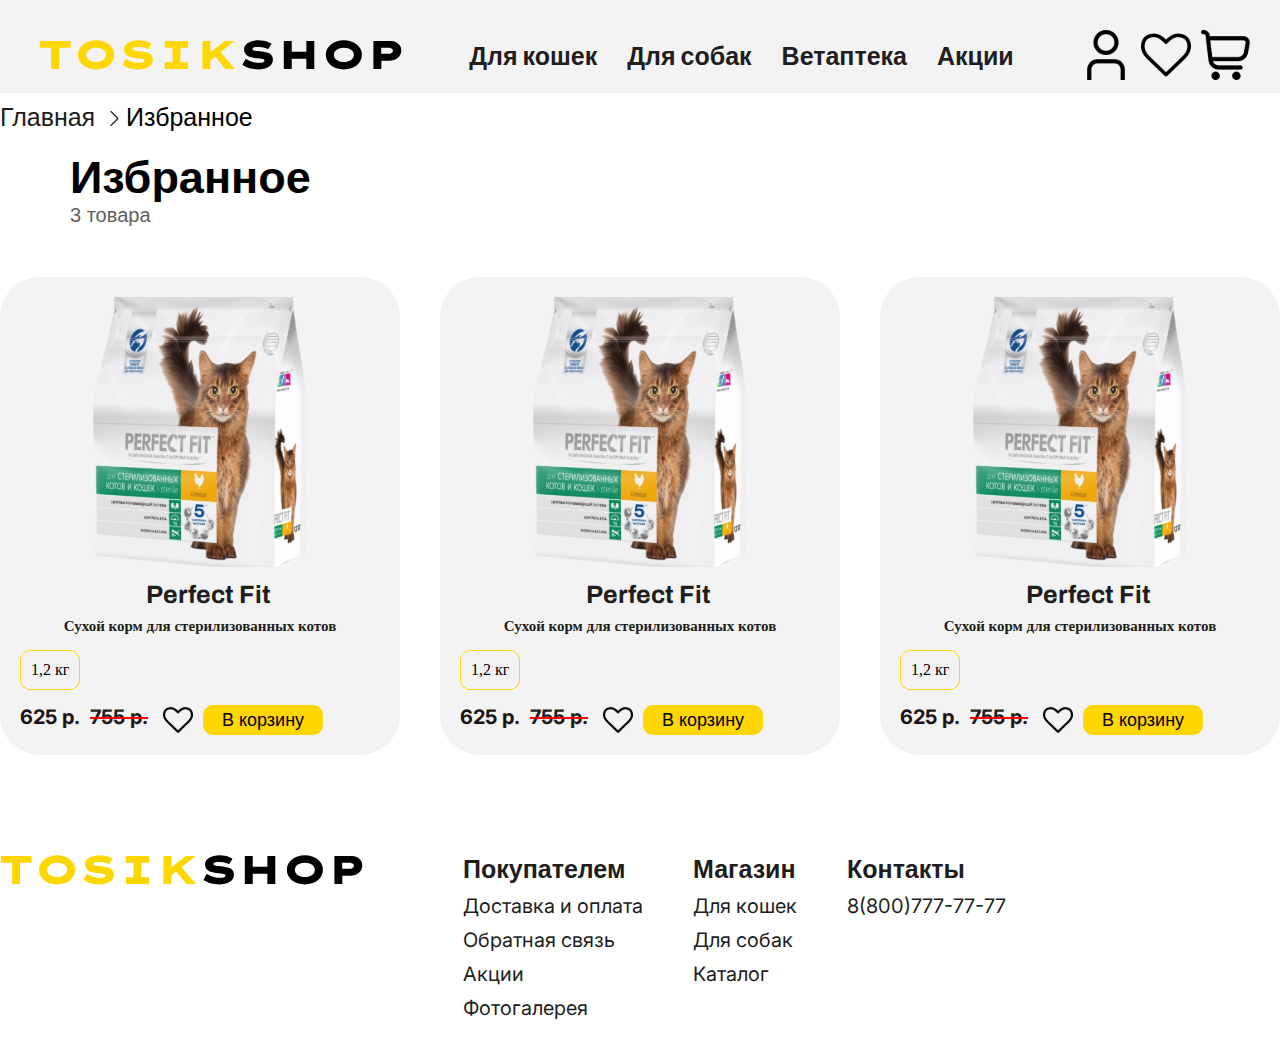
<file: favourites.html>
<!DOCTYPE html>
<html lang="en">
<head>
    <link rel="stylesheet" type="text/css" href="css/style.css">
    <meta charset="UTF-8">
    <meta name="viewport" content="width=device-width, initial-scale=1.0">
    <title>Избранное</title>
</head>
<body>
    <section class="main-screen-basket">
      <header class="header">
        <div class="container">
          <div class="nav">
            <a href="index.html"class="logo" >
              <img src="media/TOSIKSHOP.svg"  />
            </a>
            <div class="nav-items">
              <a href="cats.html" class="title-item">Для кошек</a>
              <a href="dog.html" class="title-item2">Для собак</a>
              <a href="veterinare.html" class="title-item1">Ветаптека</a>
              <a href="sale.html" class="title-item">Акции</a>
            </div>
            <div class="nav-btn">
              <a href="profile.html"
                ><img class="image_2" src="media/office.svg"
              /></a>
              <a href="favourites.html"
                ><img class="image_3" src="media/favourites.svg"
              /></a>
              <a href="basket.html"
                ><img class="image_4" src="media/basket.svg"
              /></a>
            </div>
          </div>
        </div>
      </header>
    </section>
    
    <section class="link_main">
        <div class="main_phot">
            <div class="main" >
                <p><a href="index.html" class="main1" >Главная</a> </p>
    </div>
    <div class="further">
    <img src="media/pod.svg" width="15" height="15">
    </div>
        </div>
        <div class="main_phot">
    <div class="main2"><p>Избранное</p></div>
        </div>
    </section>
    <section>
            <section class="favor">
                <div class="container">
                    <div class="textfov">
                        <p>Избранное</p>
                    </div>
                    <div class="textf">
                        <p>3 товара</p>
                    </div>
                    <section class="Product">
                    <div class="populars-item-cat">
                        <div class="populars-item-img">
                          <img src="media/percat.svg" alt="percat" />
                        </div>
                        <h4 class="populars-name">Perfect Fit</h4>
                        <h5 class="populars-directions">
                          Сухой корм для стерилизованных котов
                        </h5>
                        <div class="populars-weigth">1,2 кг</div>
                        <div class="populars-extra">
                          <div class="populars-prices">
                            <h6 class="populars-new-price">625 p.</h6>
                            <h6 class="populars-old-price">755 p.</h6>
                          </div>
                          <div class="populars-item-btns">
                            <input
                              type="image"
                              src="media/like.svg"
                              class="popular-btn-like"
                            />
                            <input
                              type="button"
                              value="В корзину"
                              class="popular-btn-basket"
                            />
                          </div>
                        </div>
                      </div>

                      <div class="populars-item-cat">
                        <div class="populars-item-img">
                          <img src="media/percat.svg" alt="percat" />
                        </div>
                        <h4 class="populars-name">Perfect Fit</h4>
                        <h5 class="populars-directions">
                          Сухой корм для стерилизованных котов
                        </h5>
                        <div class="populars-weigth">1,2 кг</div>
                        <div class="populars-extra">
                          <div class="populars-prices">
                            <h6 class="populars-new-price">625 p.</h6>
                            <h6 class="populars-old-price">755 p.</h6>
                          </div>
                          <div class="populars-item-btns">
                            <input
                              type="image"
                              src="media/like.svg"
                              class="popular-btn-like"
                            />
                            <input
                              type="button"
                              value="В корзину"
                              class="popular-btn-basket"
                            />
                          </div>
                        </div>
                      </div>

                      <div class="populars-item-cat">
                        <div class="populars-item-img">
                          <img src="media/percat.svg" alt="percat" />
                        </div>
                        <h4 class="populars-name">Perfect Fit</h4>
                        <h5 class="populars-directions">
                          Сухой корм для стерилизованных котов
                        </h5>
                        <div class="populars-weigth">1,2 кг</div>
                        <div class="populars-extra">
                          <div class="populars-prices">
                            <h6 class="populars-new-price">625 p.</h6>
                            <h6 class="populars-old-price">755 p.</h6>
                          </div>
                          <div class="populars-item-btns">
                            <input
                              type="image"
                              src="media/like.svg"
                              class="popular-btn-like"
                            />
                            <input
                              type="button"
                              value="В корзину"
                              class="popular-btn-basket"
                            />
                          </div>
                        </div>
                      </div>
                    </section>
                </div>
            </section>

            <footer class="footer">
              
                <a href="index.html" class="logo">
                  <img src="media/TOSIKSHOP.svg" />
                </a>
                <div class="footer-customers">
                  <div class="customer">
                    <h2 class="customers-title">Покупателем</h2>
                    <div class="customers-links">
                      <a href="" class="customers-link">Доставка и оплата</a>
                      <a href="" class="customers-link">Обратная связь</a>
                      <a href="sale.html" class="customers-link">Акции</a>
                      <a href="photogallery.html" class="customers-link">Фотогалерея</a>
                    </div>
                  </div>
                  <div class="shop">
                    <h2 class="customers-title">Магазин</h2>
                    <div class="customers-links">
                      <a href="cats.html" class="customers-link">Для кошек</a>
                      <a href="dog.html" class="customers-link">Для собак</a>
                      <a href="catalog.html" class="customers-link">Каталог</a>
                    </div>
                  </div>
                  <div class="contacts">
                    <h2 class="customers-title">Контакты</h2>
                    <div class="customers-links">
                      <a  class="customers-link">8(800)777-77-77</a>
                    </div>
                  </div>
                </div>
             
            </footer>
          </body>
        </html>
</file>
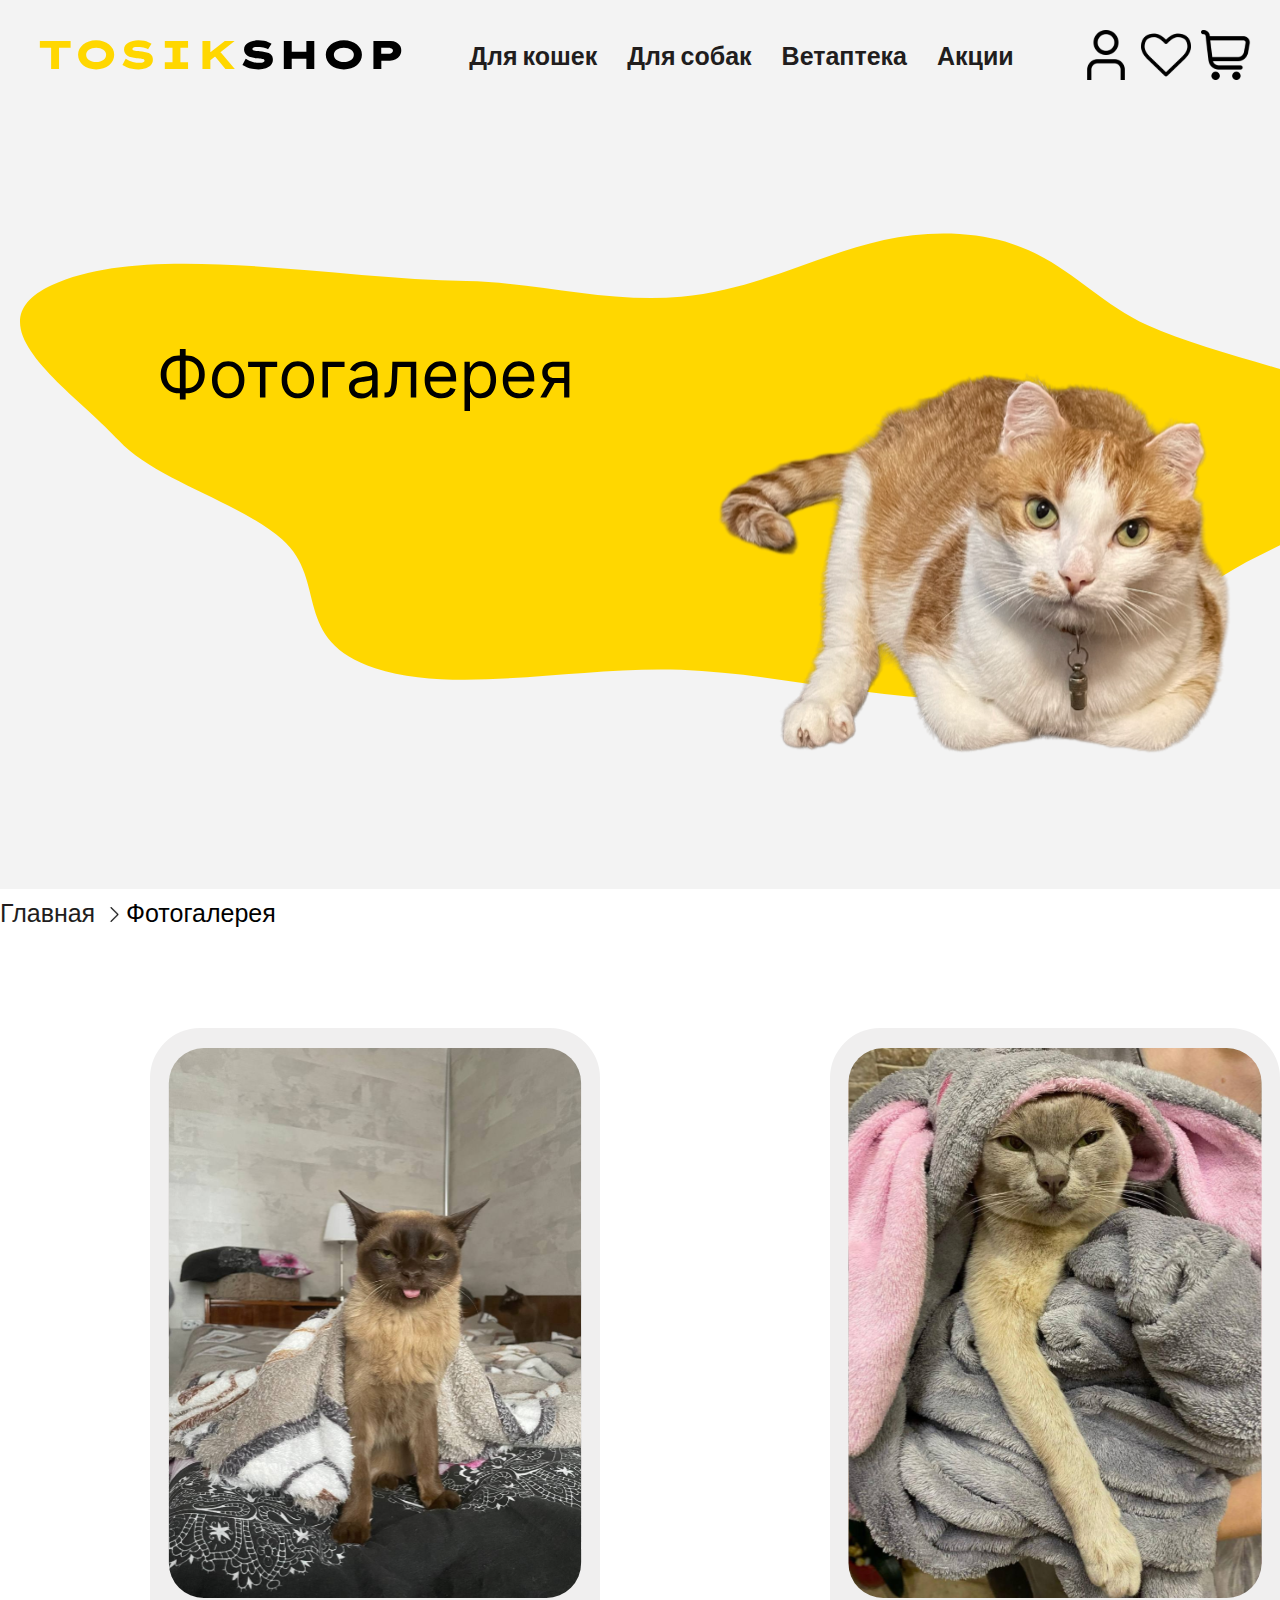
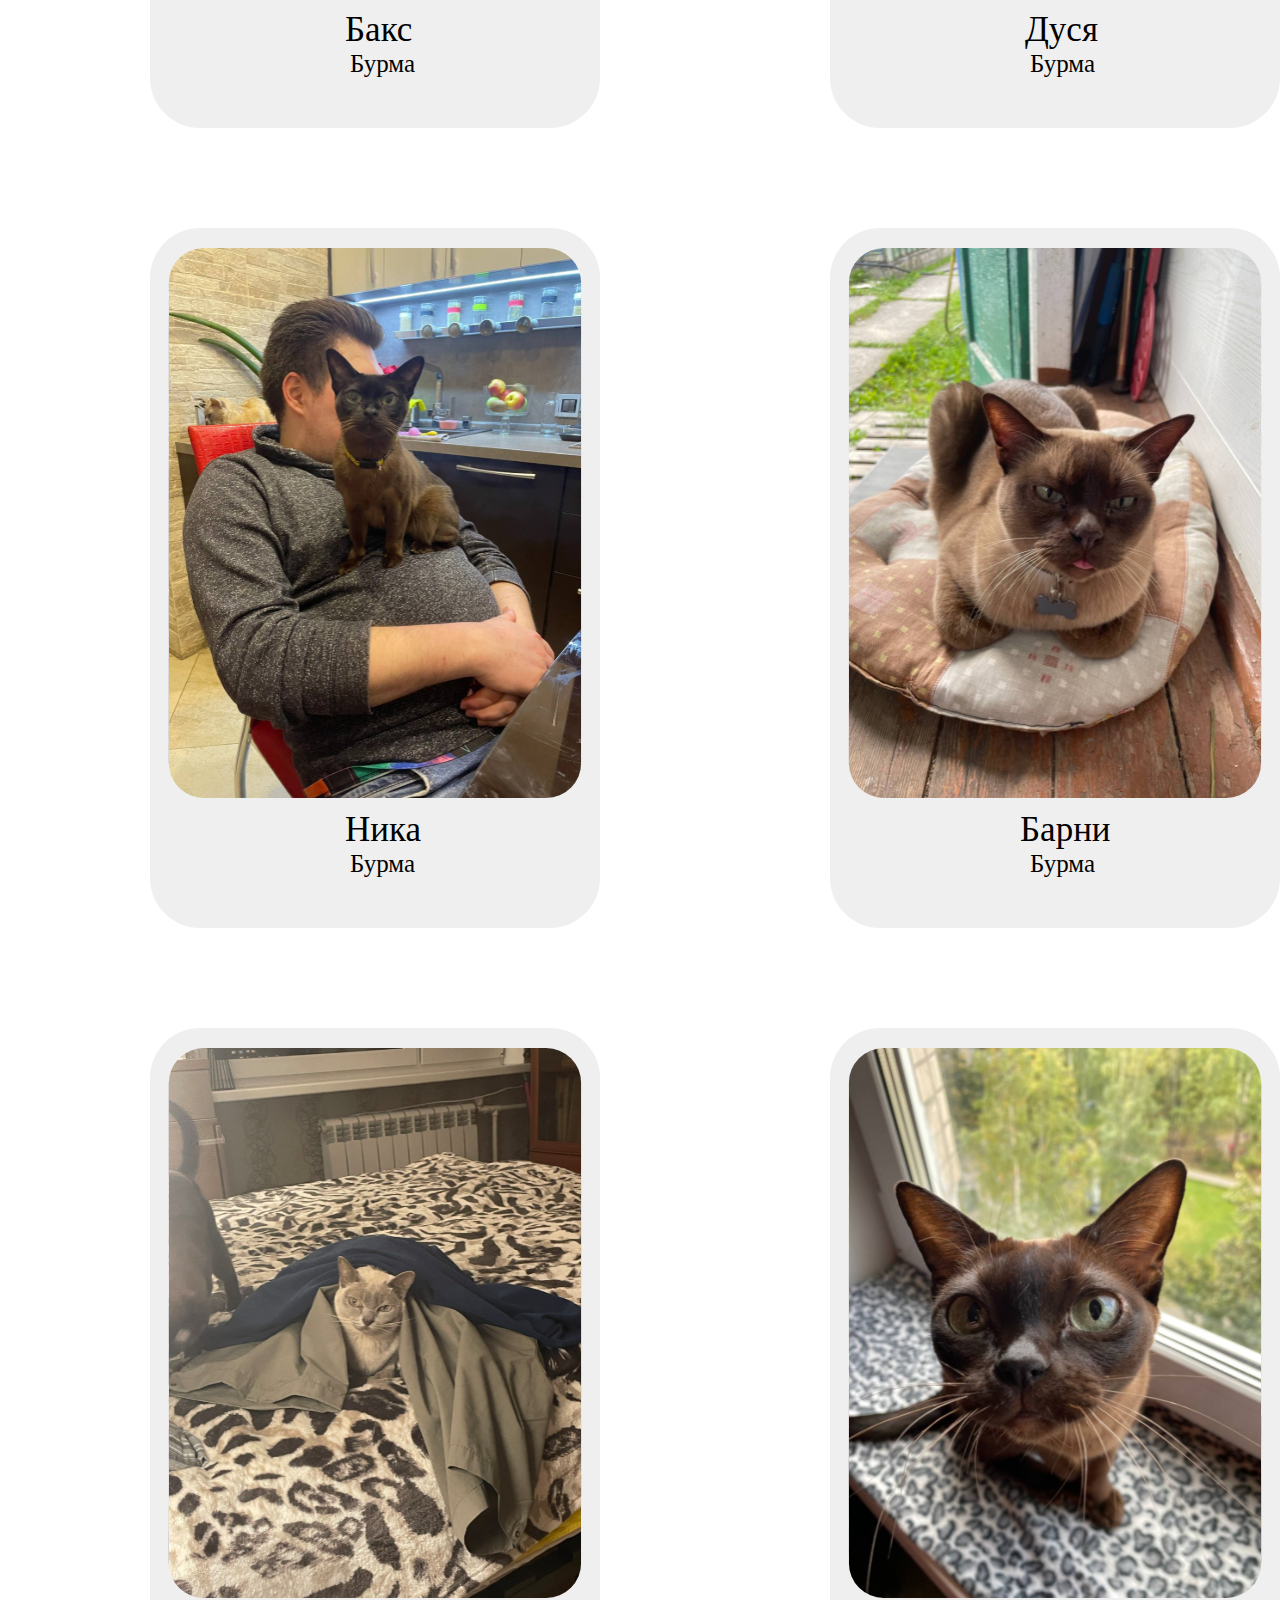
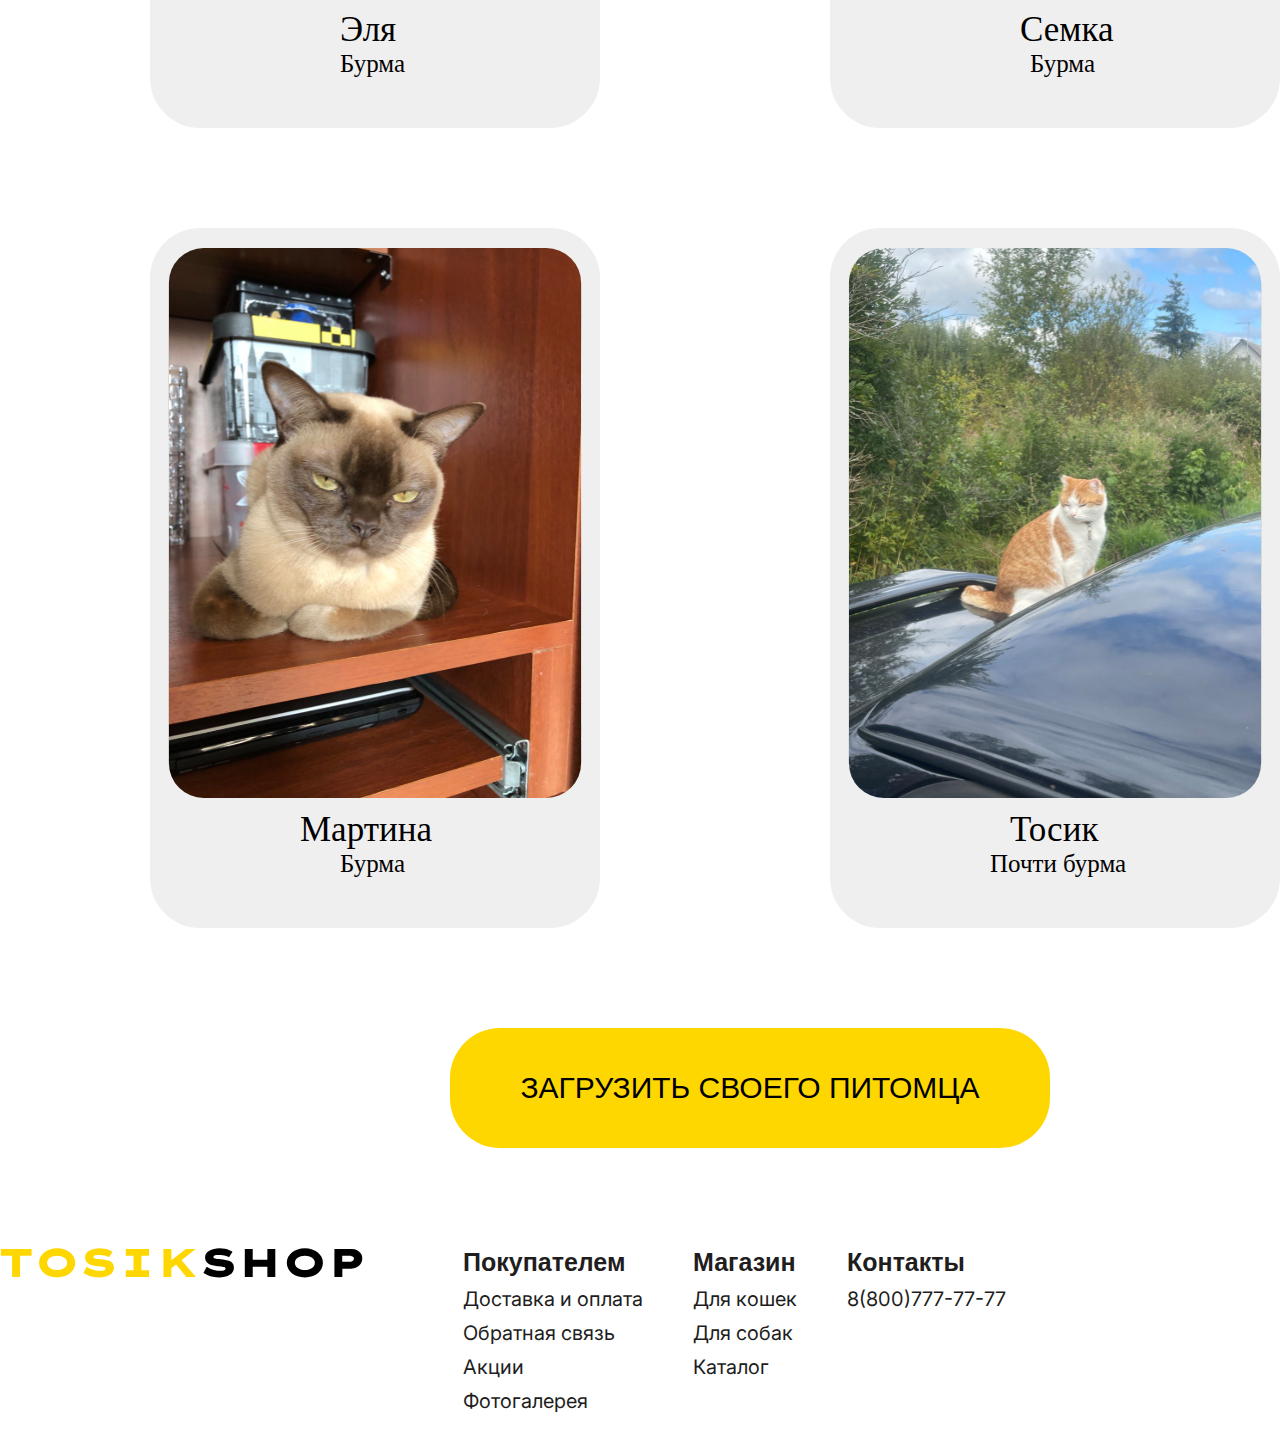
<file: photogallery.html>
<!DOCTYPE html>
<html lang="en">
<head>
    <link rel="stylesheet" type="text/css" href="css/style.css">
    <meta charset="UTF-8">
    <meta name="viewport" content="width=device-width, initial-scale=1.0">
    <title>Фотогалерея</title>
</head>
<body>
    <section class="main-screen-basket">
      <header class="header">
        <div class="container">
          <div class="nav">
            <a href="index.html" class="logo">
              <img src="media/TOSIKSHOP.svg"  />
            </a>
            <div class="nav-items">
              <a href="cats.html" class="title-item">Для кошек</a>
              <a href="dog.html" class="title-item2">Для собак</a>
              <a href="veterinare.html" class="title-item1">Ветаптека</a>
              <a href="sale.html" class="title-item">Акции</a>
            </div>
            <div class="nav-btn">
              <a href="profile.html"
                ><img class="image_2" src="media/office.svg"
              /></a>
              <a href="favourites.html"
                ><img class="image_3" src="media/favourites.svg"
              /></a>
              <a href="basket.html"
                ><img class="image_4" src="media/basket.svg"
              /></a>
            </div>
          </div>
        </div>
      </header>
</section>
</section>
    <section>
<section class="greetingp">
    <div class="container">
        <div class="fonp">
            <img  src="media/pgallery.svg"   >
        </div>
    </div>
</section>
<section class="link_main">
    <div class="main_phot">
        <div class="main" >
            <p><a href="index.html" class="main1" >Главная</a> </p>
</div>
<div class="further">
<img src="media/pod.svg" width="15" height="15">
</div>
    </div>
    <div class="main_phot">
<div class="main2"><p>Фотогалерея</p></div>
    </div>
</section>
<section>
 <div class="container"> 
    <div class="photblok1">
<div class="blok1">
  <div  class="baks">
<img src="media/baks.svg">
</div>
<div class="text_cat">
<p class="tebaks">Бакс</p>
<p class="teb">Бурма</p>
</div>
</div>
<div class="blok1">
  <div class="baks">
    <img  src="media/dys.svg"  >
  </div>
  <div class="text_cat">
    <p class="tebaks">Дуся</p>
    <p class="teb">Бурма</p>
  </div>
</div>  
    </div>
    <div class="photblok2">
        <div class="blok1">
          <div class="baks">
            <img  src="media/nika.svg"  >
          </div>
          <div class="text_cat">
            <p class="tebaks">Ника</p>
            <p class="teb">Бурма</p>
            </div>
          </div>
            <div class="blok1">
              <div class="baks">
                <img  src="media/barni.svg"  >
              </div>
              <div class="text_cat">
                <p class="tebarni">Барни</p>
                <p class="teb">Бурма</p>
              </div>
                </div>
    </div>
    <div class="photblok3">
        <div class="blok1">
          <div class="baks">          
           <img  src="media/elya.svg" >
          </div> 
          <div class="text_cat">
            <p class="teelya">Эля</p>
            <p class="teb3">Бурма</p>
          </div>
            </div>

            <div class="blok1">
              <div class="baks">
                <img  src="media/semka.svg" >
              </div>
              <div class="text_cat">
                <p class="tebarni">Семка</p>
                <p class="teb">Бурма</p>
              </div>
                </div>
    </div>

    <div class="photblok4">
        <div class="blok1"> 
          <div class="baks">
            <img  src="media/martina.svg" >
          </div>
          <div class="text_cat">
            <p class="temarti">Мартина</p>
            <p class="teb1">Бурма</p>
          </div>
            </div>

            <div class="blok1"> 
              <div class="baks">
                <img  src="media/tosik.svg" >
              </div>
              <div class="text_cat">
                <p class="tetos">Тосик</p>
                <p class="teb2">Почти бурма</p>
              </div>
                </div>
    </div>
</section>
        <input type="button" value="ЗАГРУЗИТЬ СВОЕГО ПИТОМЦА" class="pet" />

        <footer class="footer">
      
              <a href="index.html" class="logo">
                <img src="media/TOSIKSHOP.svg" />
              </a>
              <div class="footer-customers">
                <div class="customer">
                  <h2 class="customers-title">Покупателем</h2>
                  <div class="customers-links">
                    <a href="" class="customers-link">Доставка и оплата</a>
                    <a href="" class="customers-link">Обратная связь</a>
                    <a href="sale.html" class="customers-link">Акции</a>
                    <a href="photogallery.html" class="customers-link">Фотогалерея</a>
                  </div>
                </div>
                <div class="shop">
                  <h2 class="customers-title">Магазин</h2>
                  <div class="customers-links">
                    <a href="cats.html" class="customers-link">Для кошек</a>
                    <a href="dog.html" class="customers-link">Для собак</a>
                    <a href="catalog.html" class="customers-link">Каталог</a>
                  </div>
                </div>
                <div class="contacts">
                  <h2 class="customers-title">Контакты</h2>
                  <div class="customers-links">
                    <a  class="customers-link">8(800)777-77-77</a>
                  </div>
                </div>
              </div>
           
          </footer>
        </body>
      </html>
</file>
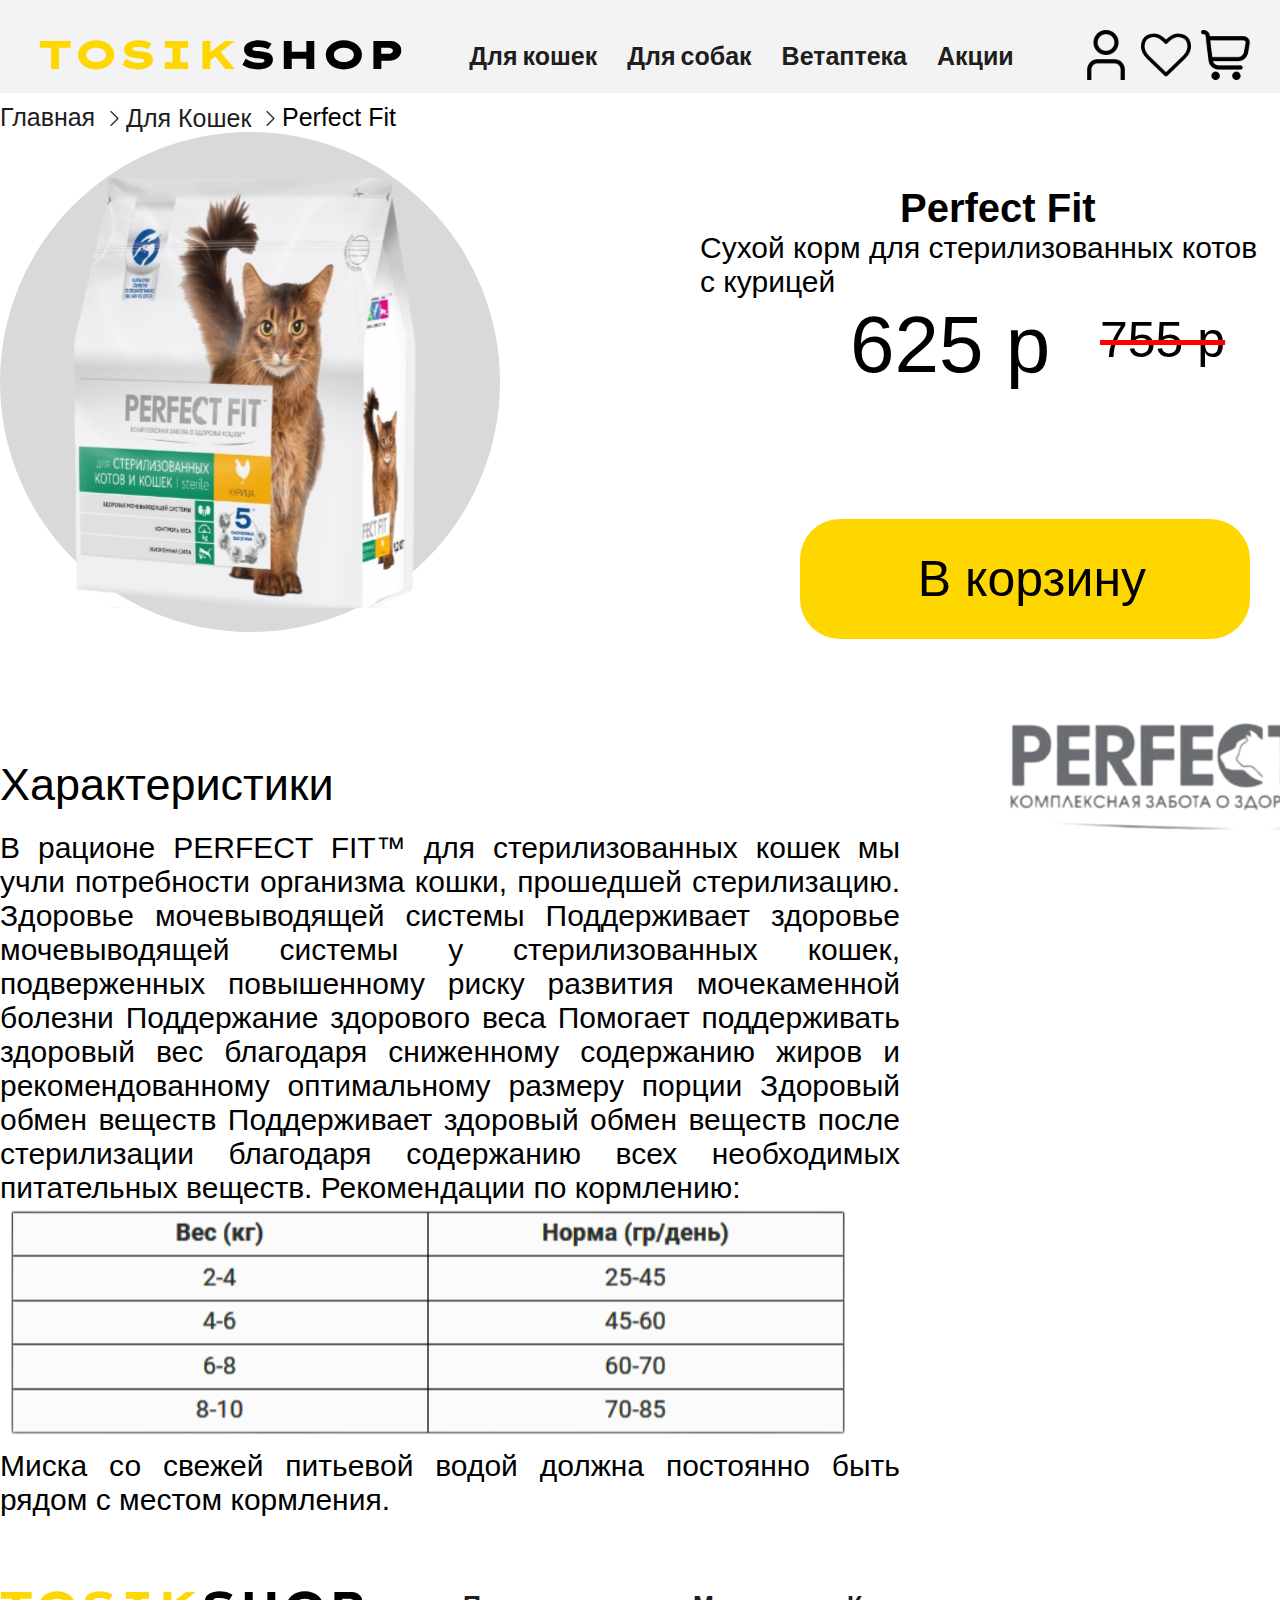
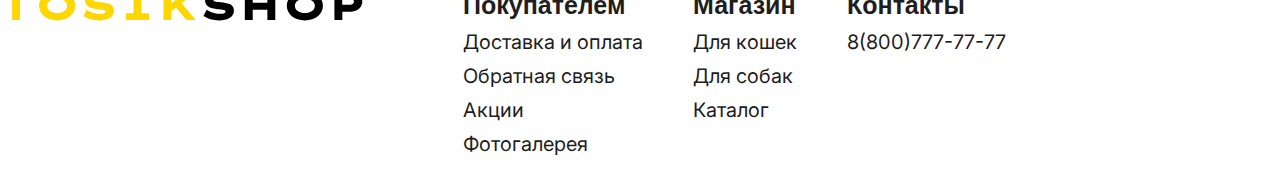
<file: product_page.html>
<!DOCTYPE html>
<html lang="en">
<head>
    <link rel="stylesheet" type="text/css" href="css/style.css">
    <meta charset="UTF-8">
    <meta name="viewport" content="width=device-width, initial-scale=1.0">
    <title>PERFECT FIT</title>
</head>
<body>
    <section class="main-screen-basket">
      <header class="header">
        <div class="container">
          <div class="nav">
            <a href="index.html" class="logo">
              <img src="media/TOSIKSHOP.svg"  />
            </a>
            <div class="nav-items">
              <a href="cats.html" class="title-item">Для кошек</a>
              <a href="dog.html" class="title-item2">Для собак</a>
              <a href="veterinare.html" class="title-item1">Ветаптека</a>
              <a href="sale.html" class="title-item">Акции</a>
            </div>
            <div class="nav-btn">
              <a href="profile.html"
                ><img class="image_2" src="media/office.svg"
              /></a>
              <a href="favourites.html"
                ><img class="image_3" src="media/favourites.svg"
              /></a>
              <a href="basket.html"
                ><img class="image_4" src="media/basket.svg"
              /></a>
            </div>
          </div>
        </div>
      </header>
    </section>   
    <section class="link_main">
        <div class="main_phot">
            <div class="main" >
                <p><a href="index.html" class="main1" >Главная</a> </p>
    </div>
    <div class="further">
    <img src="media/pod.svg" width="15" height="15">
    </div>
        </div>
        <div class="main_phot">
            <div class="main11" >
                <p><a href="cats.html" class="main1" >Для Кошек</a> </p>
    </div>
    <div class="further2">
    <img src="media/pod.svg" width="15" height="15">
    </div>
        </div>
        <div class="main_phot">
    <div class="main2"><p>Perfect Fit</p></div>
        </div>
    </section>
    <section>
        <div class="container">
        <div class="z">
            <img src="media/preview.svg">
        </div>
        <div class="pertext">
            <P>Perfect Fit</P>
        </div>
        <div class="kortext">
            <p>Сухой корм для стерилизованных котов с курицей</p>
        </div>
        <div class="pprice">
            <p>625 p</p>
        </div>
        <div class="pprice2">
            <p>755 p</p>
        </div>
            <input type="button" value=" В корзину" class="inbasketproduct" /> 
           
        <div class="characteristic">
          <p>Характеристики</p>  
        </div>
        <div class="description">
            <div class="textdescript"><p>В рационе PERFECT FIT™ для стерилизованных кошек мы учли потребности организма кошки, прошедшей стерилизацию. Здоровье мочевыводящей системы Поддерживает здоровье мочевыводящей системы у стерилизованных кошек, подверженных повышенному риску развития мочекаменной болезни Поддержание здорового веса Помогает поддерживать здоровый вес благодаря сниженному содержанию жиров и рекомендованному оптимальному размеру порции Здоровый обмен веществ Поддерживает здоровый обмен веществ после стерилизации благодаря содержанию всех необходимых питательных веществ.

                Рекомендации по кормлению:</p></div>  
              <div class="norma">  <img src="media/norma.svg"  width="900" height="300"></div>
               <div class="miska"> <p>Миска со свежей питьевой водой должна постоянно быть рядом с местом кормления.</p></div>
          </div>
          <div class="fit-kot"> <img src="media/perfect-fit-kot.svg" ></div>
    </div>
    </section>

    <footer class="footer_product">
        
          <a href="index.html" class="logo">
            <img src="media/TOSIKSHOP.svg" />
          </a>
          <div class="footer-customers">
            <div class="customer">
              <h2 class="customers-title">Покупателем</h2>
              <div class="customers-links">
                <a href="" class="customers-link">Доставка и оплата</a>
                <a href="" class="customers-link">Обратная связь</a>
                <a href="sale.html" class="customers-link">Акции</a>
                <a href="photogallery.html" class="customers-link">Фотогалерея</a>
              </div>
            </div>
            <div class="shop">
              <h2 class="customers-title">Магазин</h2>
              <div class="customers-links">
                <a href="cats.html" class="customers-link">Для кошек</a>
                <a href="dog.html" class="customers-link">Для собак</a>
                <a href="catalog.html" class="customers-link">Каталог</a>
              </div>
            </div>
            <div class="contacts">
              <h2 class="customers-title">Контакты</h2>
              <div class="customers-links">
                <a  class="customers-link">8(800)777-77-77</a>
              </div>
            </div>
          </div>
        
      </footer>
    </body>
  </html>
</file>
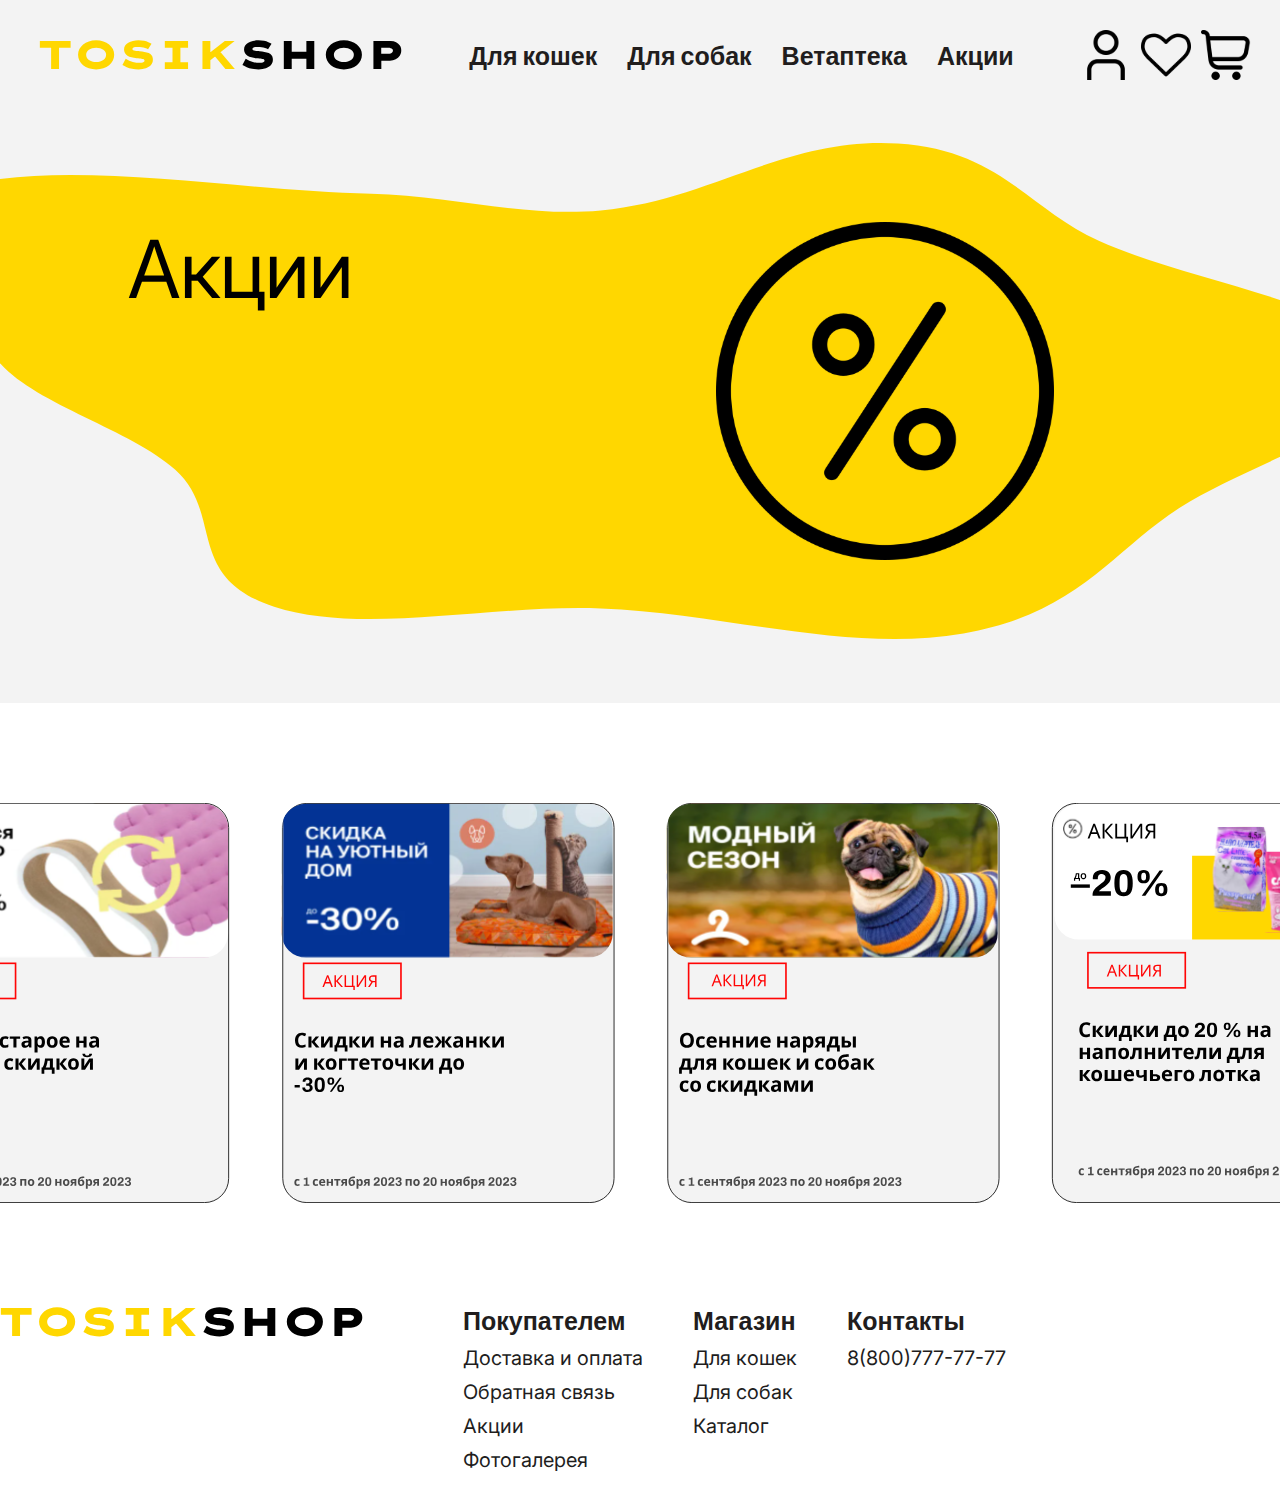
<file: sale.html>
<!DOCTYPE html>
<html lang="en">
<head>
    <link rel="stylesheet" type="text/css" href="css/style.css">
    <meta charset="UTF-8">
    <meta name="viewport" content="width=device-width, initial-scale=1.0">
    <title>Акции</title>
</head>
<section class="main-screen">
  <header class="header">
    <div class="container">
      <div class="nav">
        <a href="index.html"class="logo"  >
          <img src="media/TOSIKSHOP.svg" />
        </a>
        <div class="nav-items">
          <a href="cats.html" class="title-item">Для кошек</a>
          <a href="dog.html" class="title-item2">Для собак</a>
          <a href="veterinare.html" class="title-item1">Ветаптека</a>
          <a href="sale.html" class="title-item">Акции</a>
        </div>
        <div class="nav-btn">
          <a href="profile.html"
            ><img class="image_2" src="media/office.svg"
          /></a>
          <a href="favourites.html"
            ><img class="image_3" src="media/favourites.svg"
          /></a>
          <a href="basket.html"
            ><img class="image_4" src="media/basket.svg"
          /></a>
        </div>
      </div>
    </div>
  </header>

                <div class="container">
                    <div class="main-greeting">
                        <div class="container-greeting">
                          <div class="main-background">
                            <div class="main-img1"><img src="./media/sale.svg" alt="background" /></div>
                            <div class="main-textv">Акции</div>
                          </div>
                        </div>
                      </div>
                      </div>
                    </section>

    <section class="promotions">
        <div class="sale1">
            <img src="media/sale1.svg" >
        </div>
        <div class="sale2">
            <img src="media/sale2.svg" >
        </div>
        <div class="sale3">
            <img src="media/sale3.svg" >
        </div>
        <div class="sale4">
            <img src="media/sale4.svg" >
        </div>
    </section>

    <footer class="footer">
        
          <a href="index.html" class="logo">
            <img src="media/TOSIKSHOP.svg" />
          </a>
          <div class="footer-customers">
            <div class="customer">
              <h2 class="customers-title">Покупателем</h2>
              <div class="customers-links">
                <a href="" class="customers-link">Доставка и оплата</a>
                <a href="" class="customers-link">Обратная связь</a>
                <a href="sale.html" class="customers-link">Акции</a>
                <a href="photogallery.html" class="customers-link">Фотогалерея</a>
              </div>
            </div>
            <div class="shop">
              <h2 class="customers-title">Магазин</h2>
              <div class="customers-links">
                <a href="cats.html" class="customers-link">Для кошек</a>
                <a href="dog.html" class="customers-link">Для собак</a>
                <a href="catalog.html" class="customers-link">Каталог</a>
              </div>
            </div>
            <div class="contacts">
              <h2 class="customers-title">Контакты</h2>
              <div class="customers-links">
                <a  class="customers-link">8(800)777-77-77</a>
              </div>
            </div>
          </div>
        
      </footer>
    </body>
  </html>
</file>
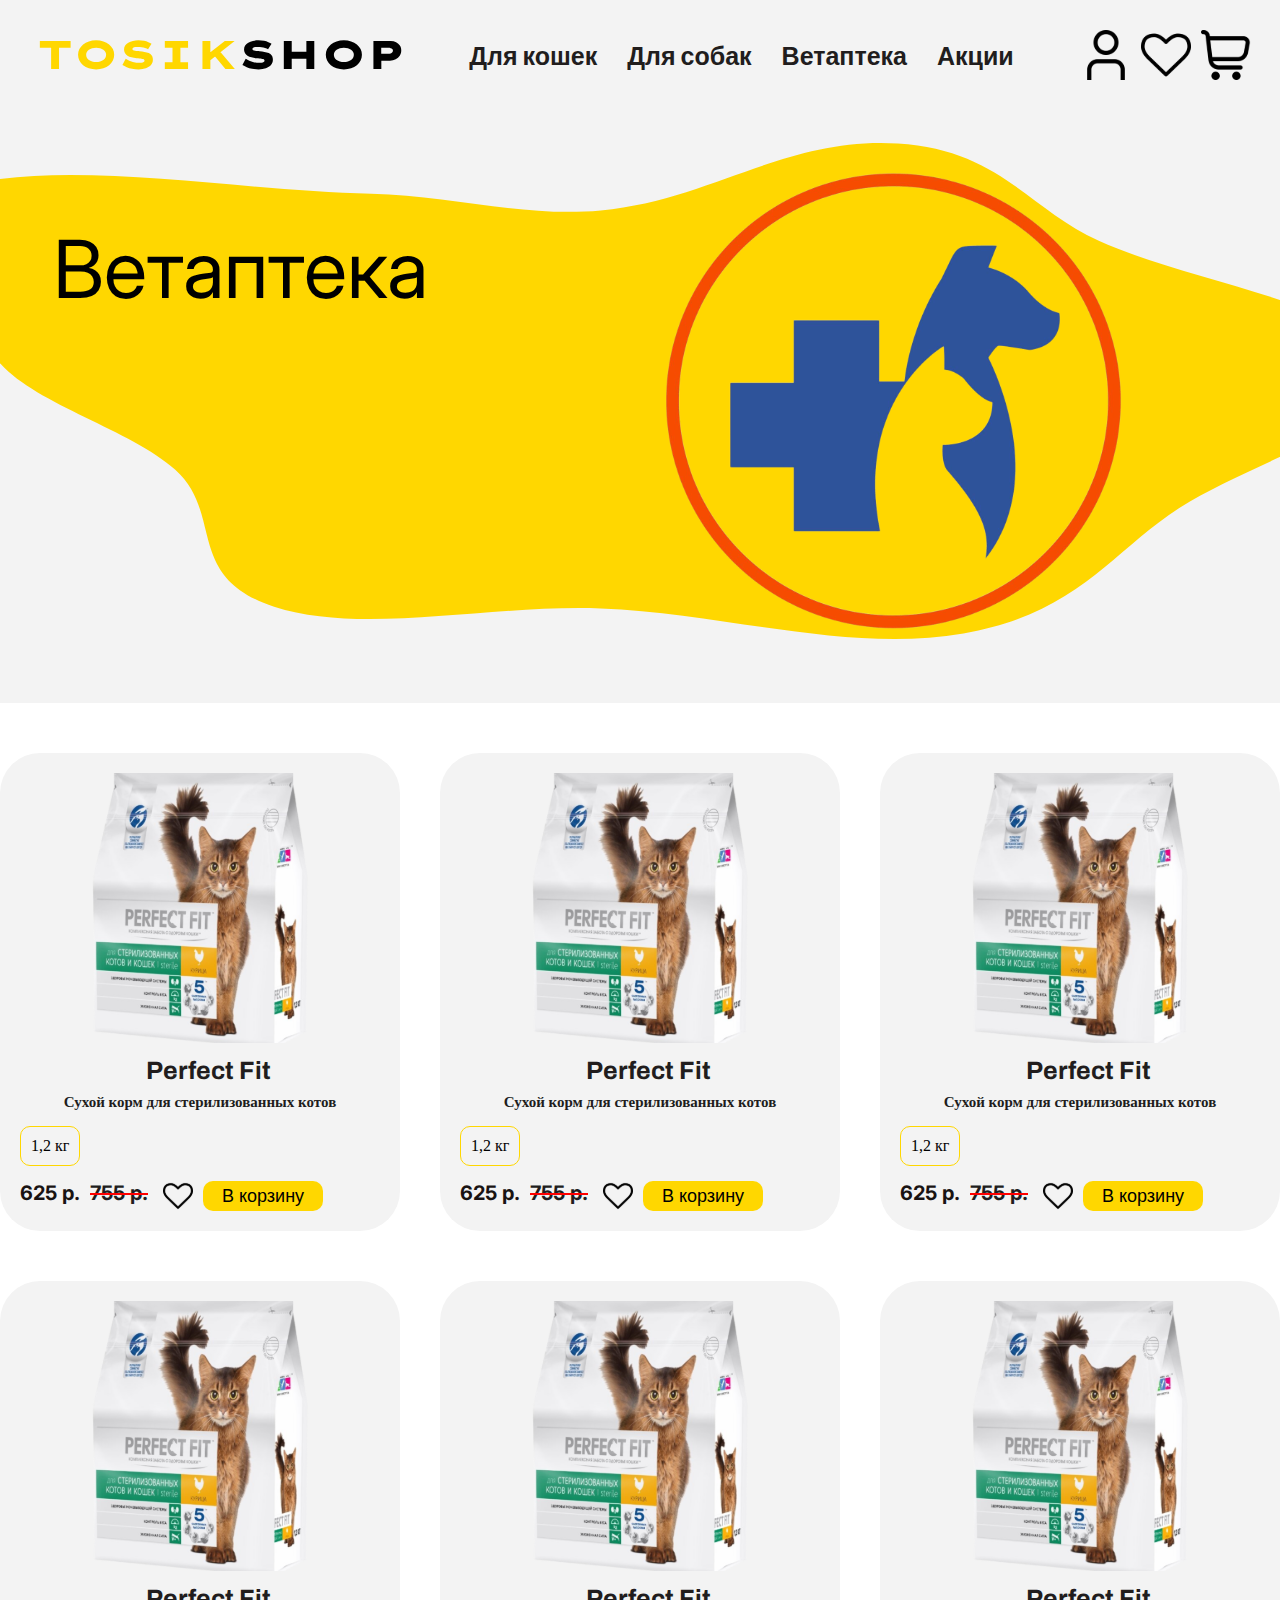
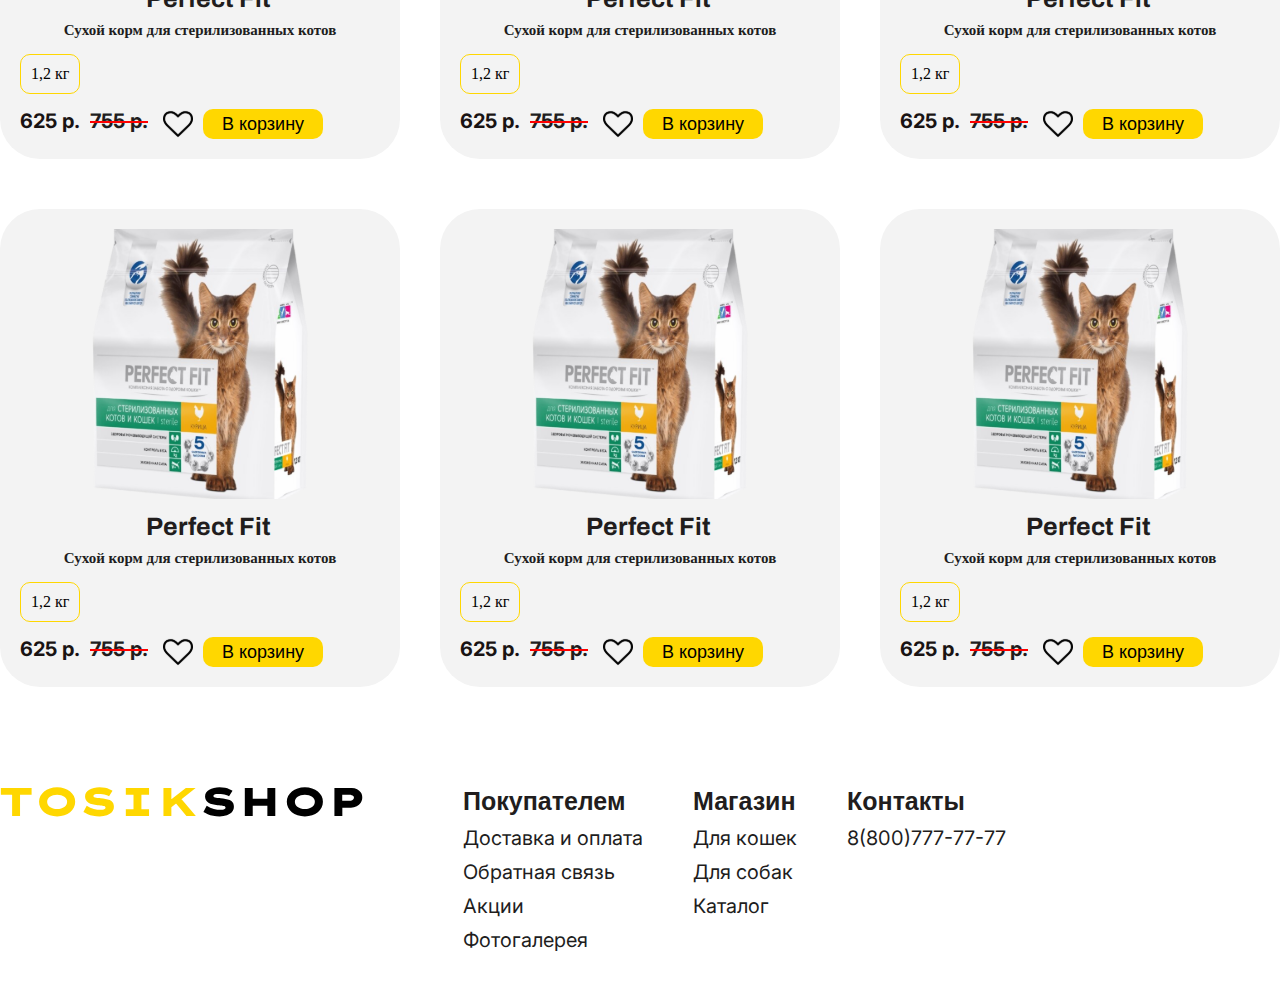
<file: veterinare.html>
<!DOCTYPE html>
<html lang="en">
<head>
    <link rel="stylesheet" type="text/css" href="css/style.css">
    <meta charset="UTF-8">
    <meta name="viewport" content="width=device-width, initial-scale=1.0">
    <title>Ветаптека</title>
</head>
<body>
    <section class="main-screen">
        <header class="header">
            <div class="container">
              <div class="nav">
                <a href="index.html" class="logo">
                  <img src="media/TOSIKSHOP.svg" />
                </a>
                <div class="nav-items">
                  <a href="cats.html" class="title-item">Для кошек</a>
                  <a href="dog.html" class="title-item">Для собак</a>
                  <a href="veterinare.html" class="title-item">Ветаптека</a>
                  <a href="sale.html" class="title-item">Акции</a>
                </div>
                <div class="nav-btn">
                  <a href="profile.html"
                    ><img class="image_2" src="media/office.svg"
                  /></a>
                  <a href="favourites.html"
                    ><img class="image_3" src="media/favourites.svg"
                  /></a>
                  <a href="basket.html"
                    ><img class="image_4" src="media/basket.svg"
                  /></a>
                </div>
              </div>
            </div>
          </header>
    
                    <div class="container">
                        <div class="main-greeting">
                            <div class="container-greeting">
                              <div class="main-background">
                                <div class="main-img1"><img src="./media/veterinar.svg" alt="background" /></div>
                                <div class="main-textv">Ветаптека</div>
                              </div>
                            </div>
                          </div>
                          </div>
                        </section>

            
                <div class="container">
                    <section class="Product">
                        <div class="populars-item-cat">
                            <div class="populars-item-img">
                              <img src="media/percat.svg" alt="percat" />
                            </div>
                            <h4 class="populars-name">Perfect Fit</h4>
                            <h5 class="populars-directions">
                              Сухой корм для стерилизованных котов
                            </h5>
                            <div class="populars-weigth">1,2 кг</div>
                            <div class="populars-extra">
                              <div class="populars-prices">
                                <h6 class="populars-new-price">625 p.</h6>
                                <h6 class="populars-old-price">755 p.</h6>
                              </div>
                              <div class="populars-item-btns">
                                <input
                                  type="image"
                                  src="media/like.svg"
                                  class="popular-btn-like"
                                />
                                <input
                                  type="button"
                                  value="В корзину"
                                  class="popular-btn-basket"
                                />
                              </div>
                            </div>
                          </div>
             
                          <div class="populars-item-cat">
                            <div class="populars-item-img">
                              <img src="media/percat.svg" alt="percat" />
                            </div>
                            <h4 class="populars-name">Perfect Fit</h4>
                            <h5 class="populars-directions">
                              Сухой корм для стерилизованных котов
                            </h5>
                            <div class="populars-weigth">1,2 кг</div>
                            <div class="populars-extra">
                              <div class="populars-prices">
                                <h6 class="populars-new-price">625 p.</h6>
                                <h6 class="populars-old-price">755 p.</h6>
                              </div>
                              <div class="populars-item-btns">
                                <input
                                  type="image"
                                  src="media/like.svg"
                                  class="popular-btn-like"
                                />
                                <input
                                  type="button"
                                  value="В корзину"
                                  class="popular-btn-basket"
                                />
                              </div>
                            </div>
                          </div>
                          
                          <div class="populars-item-cat">
                            <div class="populars-item-img">
                              <img src="media/percat.svg" alt="percat" />
                            </div>
                            <h4 class="populars-name">Perfect Fit</h4>
                            <h5 class="populars-directions">
                              Сухой корм для стерилизованных котов
                            </h5>
                            <div class="populars-weigth">1,2 кг</div>
                            <div class="populars-extra">
                              <div class="populars-prices">
                                <h6 class="populars-new-price">625 p.</h6>
                                <h6 class="populars-old-price">755 p.</h6>
                              </div>
                              <div class="populars-item-btns">
                                <input
                                  type="image"
                                  src="media/like.svg"
                                  class="popular-btn-like"
                                />
                                <input
                                  type="button"
                                  value="В корзину"
                                  class="popular-btn-basket"
                                />
                              </div>
                            </div>
                          </div>
                 </section>

                 <section class="Product2">
                    <div class="populars-item-cat">
                        <div class="populars-item-img">
                          <img src="media/percat.svg" alt="percat" />
                        </div>
                        <h4 class="populars-name">Perfect Fit</h4>
                        <h5 class="populars-directions">
                          Сухой корм для стерилизованных котов
                        </h5>
                        <div class="populars-weigth">1,2 кг</div>
                        <div class="populars-extra">
                          <div class="populars-prices">
                            <h6 class="populars-new-price">625 p.</h6>
                            <h6 class="populars-old-price">755 p.</h6>
                          </div>
                          <div class="populars-item-btns">
                            <input
                              type="image"
                              src="media/like.svg"
                              class="popular-btn-like"
                            />
                            <input
                              type="button"
                              value="В корзину"
                              class="popular-btn-basket"
                            />
                          </div>
                        </div>
                      </div>
         
                      <div class="populars-item-cat">
                        <div class="populars-item-img">
                          <img src="media/percat.svg" alt="percat" />
                        </div>
                        <h4 class="populars-name">Perfect Fit</h4>
                        <h5 class="populars-directions">
                          Сухой корм для стерилизованных котов
                        </h5>
                        <div class="populars-weigth">1,2 кг</div>
                        <div class="populars-extra">
                          <div class="populars-prices">
                            <h6 class="populars-new-price">625 p.</h6>
                            <h6 class="populars-old-price">755 p.</h6>
                          </div>
                          <div class="populars-item-btns">
                            <input
                              type="image"
                              src="media/like.svg"
                              class="popular-btn-like"
                            />
                            <input
                              type="button"
                              value="В корзину"
                              class="popular-btn-basket"
                            />
                          </div>
                        </div>
                      </div>
                      
                      <div class="populars-item-cat">
                        <div class="populars-item-img">
                          <img src="media/percat.svg" alt="percat" />
                        </div>
                        <h4 class="populars-name">Perfect Fit</h4>
                        <h5 class="populars-directions">
                          Сухой корм для стерилизованных котов
                        </h5>
                        <div class="populars-weigth">1,2 кг</div>
                        <div class="populars-extra">
                          <div class="populars-prices">
                            <h6 class="populars-new-price">625 p.</h6>
                            <h6 class="populars-old-price">755 p.</h6>
                          </div>
                          <div class="populars-item-btns">
                            <input
                              type="image"
                              src="media/like.svg"
                              class="popular-btn-like"
                            />
                            <input
                              type="button"
                              value="В корзину"
                              class="popular-btn-basket"
                            />
                          </div>
                        </div>
                      </div>
             </section>

             <section class="Product3">
                <div class="populars-item-cat">
                    <div class="populars-item-img">
                      <img src="media/percat.svg" alt="percat" />
                    </div>
                    <h4 class="populars-name">Perfect Fit</h4>
                    <h5 class="populars-directions">
                      Сухой корм для стерилизованных котов
                    </h5>
                    <div class="populars-weigth">1,2 кг</div>
                    <div class="populars-extra">
                      <div class="populars-prices">
                        <h6 class="populars-new-price">625 p.</h6>
                        <h6 class="populars-old-price">755 p.</h6>
                      </div>
                      <div class="populars-item-btns">
                        <input
                          type="image"
                          src="media/like.svg"
                          class="popular-btn-like"
                        />
                        <input
                          type="button"
                          value="В корзину"
                          class="popular-btn-basket"
                        />
                      </div>
                    </div>
                  </div>
     
                  <div class="populars-item-cat">
                    <div class="populars-item-img">
                      <img src="media/percat.svg" alt="percat" />
                    </div>
                    <h4 class="populars-name">Perfect Fit</h4>
                    <h5 class="populars-directions">
                      Сухой корм для стерилизованных котов
                    </h5>
                    <div class="populars-weigth">1,2 кг</div>
                    <div class="populars-extra">
                      <div class="populars-prices">
                        <h6 class="populars-new-price">625 p.</h6>
                        <h6 class="populars-old-price">755 p.</h6>
                      </div>
                      <div class="populars-item-btns">
                        <input
                          type="image"
                          src="media/like.svg"
                          class="popular-btn-like"
                        />
                        <input
                          type="button"
                          value="В корзину"
                          class="popular-btn-basket"
                        />
                      </div>
                    </div>
                  </div>
                  
                  <div class="populars-item-cat">
                    <div class="populars-item-img">
                      <img src="media/percat.svg" alt="percat" />
                    </div>
                    <h4 class="populars-name">Perfect Fit</h4>
                    <h5 class="populars-directions">
                      Сухой корм для стерилизованных котов
                    </h5>
                    <div class="populars-weigth">1,2 кг</div>
                    <div class="populars-extra">
                      <div class="populars-prices">
                        <h6 class="populars-new-price">625 p.</h6>
                        <h6 class="populars-old-price">755 p.</h6>
                      </div>
                      <div class="populars-item-btns">
                        <input
                          type="image"
                          src="media/like.svg"
                          class="popular-btn-like"
                        />
                        <input
                          type="button"
                          value="В корзину"
                          class="popular-btn-basket"
                        />
                      </div>
                    </div>
                  </div>
         </section>
       </div>

       <footer class="footer">
        
          <a href="index.html" class="logo">
            <img src="media/TOSIKSHOP.svg" />
          </a>
          <div class="footer-customers">
            <div class="customer">
              <h2 class="customers-title">Покупателем</h2>
              <div class="customers-links">
                <a href="" class="customers-link">Доставка и оплата</a>
                <a href="" class="customers-link">Обратная связь</a>
                <a href="sale.html" class="customers-link">Акции</a>
                <a href="photogallery.html" class="customers-link">Фотогалерея</a>
              </div>
            </div>
            <div class="shop">
              <h2 class="customers-title">Магазин</h2>
              <div class="customers-links">
                <a href="cats.html" class="customers-link">Для кошек</a>
                <a href="dog.html" class="customers-link">Для собак</a>
                <a href="catalog.html" class="customers-link">Каталог</a>
              </div>
            </div>
            <div class="contacts">
              <h2 class="customers-title">Контакты</h2>
              <div class="customers-links">
                <a  class="customers-link">8(800)777-77-77</a>
              </div>
            </div>
          </div>
       
      </footer>
    </body>
  </html>
</file>
<file: css/style.css>
@import url(blocks/elements.css);

@import url(base.css);

@import url(blocks/nevbar.css);

@import url(blocks/index.css);

@import url(blocks/catalog.css);

@import url(blocks/photogallery.css);

@import url(blocks/profile.css);

@import url(blocks/favouriters.css);

@import url(blocks/product_page.css);

@import url(blocks/basket.css);

@import url(blocks/sale.css);

@import url(blocks/cats.css);

@import url(blocks/dog.css);

@import url(blocks/veterinare.css);
</file>
<file: css/blocks/index.css>
* {
  margin: 0;
  padding: 0;
}

.main-img{
  width:600px;
  height:500px;
}

a {
  text-decoration: none;
  color: #211d1d;
  text-decoration: none;
  font-family: 'Archivo';
  font-weight: bold;
}

.categories,
.populars {
  padding-top: 100px;
  padding-bottom: 100px;
}

.container {
  width:100%;
 display: flex;
 flex-direction: column;
 justify-self: center;
 margin:auto;

}

.main-screen {
  background-color: #f3f3f3;
}

.header {
  padding-top: 30px;
}

.nav {
  display: flex;
  justify-content: space-around;
  gap: 10px;
  padding-left: 10px;
  align-items: center;
}

.nav-items {
  display: flex;
  gap: 30px;
  align-items: center;
}

.title-item {
  font-size: 25px;
  font-family: 'Archivo', sans-serif;
  color: #211d1d;
  
}
.title-item1 {
  font-size: 25px;
  font-family: 'Archivo', sans-serif;
  color: #211d1d;
}

.title-item2 {
  font-size: 25px;
  font-family: 'Archivo', sans-serif;
  color: #211d1d;
}

.nav-btn {
  display: flex;
  gap: 10px;
}

.main-background{
  display: flex;
  align-items: center;
  justify-content: center;
  gap: 50px;
  padding-bottom: 60px;
  padding-top: 60px;
}


.main-btn-catalog {
  position: absolute;
  right: 180px;
  top: 550px;
  width: 150px;
  height: 50px;
  border-radius: 20px;
  background-color: #ffd700;
  border: none;
  font-size: 20px;
  font-weight: bold;
  transition: 0.3;
}

.main-btn-catalog:hover {
  background-color: #D9D9D9;
  /* color: white; */
}


.main-text1{
  font-size: 80px;
  color: #ffd700;
  font-family: 'Lexend Zetta', sans-serif;
  font-weight: bold;
}

.main-text2{
  font-size: 80px;
  color: #040404;
  font-family: 'Lexend Zetta', sans-serif;
  font-weight: bold;
}

.categories {
  background-color: white;
}

.categories-title,
.populars-title,
.gallery-title {
  font-size: 40px;
  font-family: 'B612 Mono', monospace;
  margin-bottom: 40px;
 color: #211d1d;;
}

.categories-items {
  display: flex;
  justify-content: space-around;
}

.categories-item {
  display: flex;
  background-color: #f3f3f3;
  border-radius: 20px;
  width: 500px;
  height: 200px;
}

.categories-item-left-block {
  display: flex;
  flex-direction: column;
  justify-content: center;
  gap: 15px;
  padding-left: 20px;
}

.categories-item-title {
  font-size: 25px;
  font-family: 'Arial';
  color: #211d1d;
}

.categories-item-img { 
  position: relative;
  left: 40px;
  width: 300px; 
  height: 200px;
}
.categories-item-img-cat{
  position: relative;
  left: 54px;
  width: 300px; 
  height: 200px;
}


.categories-item-btn {
  background-color: #ffd700;
  width: 150px;
  height: 50px;
  border: 1px solid #ffd700;
  border-radius: 20px;
  font-size: 20px;
  transition: 0.3s

}
.categories-item-btn:hover{
  border: 1px solid #D9D9D9;
  background-color: #D9D9D9;
}

.populars {
  background-color: #f3f3f3;
}

.populars-items {
  display: flex;
  justify-content: space-around;
  flex-wrap: wrap;
  gap: 30px;
 
}

.populars-item {
  background-color: #fff;
  border-radius: 40px;
  padding: 30px;
  /* width: 400px;
  height: 500px; */
}

.populars-item-img {
  text-align: center;
}





.populars-name {
  text-align: center;
  font-size: 25px;
  font-family: 'Archivo';
  color: #211d1d;
  margin: 10px;
  margin-left:50px;
  width: 277px;
}

.populars-directions {
  font-size: 15px;
  text-align: center;
  color: #211d1d;
  width: 360px;
}

.populars-weigth {
  padding: 10px;
  border: 1px solid #ffd700;
  border-radius: 10px;
  width: fit-content;
  margin-top: 15px;
}

.populars-extra {
  display: flex;
  justify-content: flex-start;
  gap: 15px;
  margin-top: 15px;
  font-size: 30px;
  font-family: 'Inter', sans-serif;
  color: #211d1d;
  font-weight:lighter;
}

.populars-prices {
  display: flex;
  gap: 10px;
}

.populars-new-price {
  color: rgb(25, 19, 19);
}

.populars-old-price {
  text-decoration: line-through;
  text-decoration-color: red;
}

.populars-item-btns {
  display: flex;
  justify-content: flex-end;
  gap: 10px;
}

.popular-btn-like {
  display: block;
  width: 30px;
  height: 30px;
}

.popular-btn-basket {
  background-color: #ffd700;
  border-radius: 10px;
  border: #ffd700;
  width: 120px;
  font-size: 18px;
  transition: 0.3s;
}

.popular-btn-basket:hover{
  background-color: #d9d9d9;
  border: #D9D9D9;
}

.popular-btn-basket1{
  background-color: #ffd700;
  border-radius: 10px;
  border: #ffd700;
  width: 120px;
  height: 45px;
  font-size: 18px;
  transition: 0.3s;
}
.popular-btn-basket1:hover{
  background-color: #d9d9d9;
  border: #D9D9D9;
}

.gallery-container {
  display: flex;
  align-items: center;
  gap: 70px;
}

.gallery-direction {
  font-size: 30px;
  font-family:'Inter', sans-serif;
  color: #211d1d;
  font-weight:lighter;
  margin-bottom: 40px;
}

.gallery-btn {
  background-color: #ffd700;
  border-radius: 10px;
  border: #ffd700;
  width: 300px;
  height: 65px;
  font-size: 30px;
  transition: 0.3s;
}
.gallery-btn:hover{
  background-color: #d9d9d9;
  border: #D9D9D9;
}

.footer {
  margin-top: 100px;
  margin-bottom: 30px;
  display: flex;
}



.footer-customers {
  display: flex;
  gap: 50px;
  margin-left: 100px;
}

.customers-title,
.customers-title,
.customers-title {
  font-size: 25px;
  font-family: 'Arial';
  margin-bottom: 10px;
  color: #211d1d;
}

.customers-link {
  font-size: 20px;
  font-weight: 400;
  font-family: 'Inter', sans-serif; 
  color: #211d1d;
  padding-bottom: 10px;  
   display: flex;
  flex-direction: column;
}


dialog{  
  display:none;
  position: fixed;
  width: 700px;
  height: 200px;
  background-color:#ffd700;
  border: none;
  border-radius: 15px;
  margin: auto;
  top:7rem;
  transform: scale(1);
}


.modal-compilate{
display: none;
position: fixed;
text-align: end;
flex-direction:row;
overflow-y: auto;

/* transition: transform 0.3s; */

}
.text_content{
  font-size: 40px;
  font-family: 'Inter', sans-serif;
  color: #211d1d;
  display: flex;
  justify-content: center;
}
.close_img img {
width: 50px;

}
.modal-compilate_content{
  width: 680px;
}
.modal-compilate_close{
  display: flex;
  justify-content:flex-end;
  padding-top: 20px;
  
}
.content_close{
  background-color: #ffd700;
  border: none;
  
}




@media screen and (max-width: 771px) {
  dialog{  
    width: 350px;
    height: 110px;
 
  }
  .text_content{
    font-size: 25px;
  }
  .close_img img {
  width: 20px;
  }
  .modal-compilate_close{
    padding-top: 10px;
    padding-right: 10px;
    
  }
  .modal-compilate_content{
    width: 480px;
  }
  .container {
    width: 770px;
  }

  .logo img {
    width: 170px;
  }

  .title-item, .title-item2, .title-item1 {
    font-size: 13px;
  }

  .image_2, .image_3, .image_4 {
    width: 25px;
  }

  .main-background {
    gap: 15px;
    margin-top: -60px;
  }

  .main-text1, .main-text2 {
    font-size: 40px;
  }

  .main-img {
    width: 350px;
  }
  .main-btn-catalog{
    top:450px;
    right: 60px;
    width: 100px;
    height: 31px;
    font-size: 15px;
    border-radius:15px;
  }
  .categories-title, .populars-title, .gallery-title{
    font-size: 25px;
    margin-top: -40px;
  }
  .categories-item{
    width: 315px;
    height: 135px;

   
  }
  .categories-item-title{
    font-size: 20px;
  }
  .categories-item-btn{
    width: 105px;
    height: 30px;
    font-size: 15px;
  }
  .categories-item-img{
    width: 100px;
    height: 130px;
    /* margin-left: -30px; */
  }
  .categories-item-img-cat{
    width: 140px;
    height: 115px;
    margin-left: -25px;
  }

  .populars-item-img img {
    width: 100px;
  }

 .populars-directions{
  width: 280px;
 }
 .populars-name{
  width: 200px;
 }
 .populars-weigth{
  font-size: 10px;
 }
 .populars-new-price{
  font-size: 15px;
 }
 .populars-old-price{
  font-size: 15px;
 }
 .popular-btn-like{
  width: 20px;
  height: 20px;
  gap: 0;
 }
.popular-btn-basket{
  font-size: 15px;
  width: 110px;
  gap: 0;
}
  .gallery-left{
    width: 300px;
  }

  .gallery-direction{
    font-size: 15px;
  }

  .gallery-btn{
    width: 145px;
    height: 40px;
    font-size: 20px;
  
  }
.customers-title{
  font-size: 15px;
}
.customers-link{
  font-size: 12px;
}

}



@media screen and (max-width: 431px) {
  dialog{  
    width: 250px;
    height: 80px;
 
  }
  .text_content{
    font-size: 15px;
  }
  .close_img img {
  width: 15px;
  }
  .modal-compilate_close{
    padding-top: 10px;
    padding-right: 10px;
    
  }
  .modal-compilate_content{
    width: 280px;
  }
  .container {
    width: 430px;
  }


  .title-item, .title-item2, .title-item1 {
    font-size: 13px;
  }

  .logo img {
      width: 110px;
      height: 30px;
      margin-top:10px

  } 
  .title-item, .title-item2, .title-item1 {
    font-size: 9px;
  }

  .nav-items{
    gap:20px;
  }
  .main-text1, .main-text2 {
    font-size: 20px;
  }
  .main-background {
    gap: 15px;
    margin-top: -60px;
  }
  .image_2, .image_3, .image_4 {
    width: 15px;
  }
.main-img{
  width: 200px;
  height: 200px;
}

.main-btn-catalog{
  top:230px;
  right: 30px;
  width: 60px;
  height: 20px;
  font-size: 10px;
  border-radius:10px;
}

.categories-title, .populars-title, .gallery-title{
  font-size: 20px;
  margin-top: -40px;
}
.gallery-title{
  margin: 30px;
}

.categories-items{
display: flex;
flex-direction: column;
align-items: center;
gap: 30px;


}
.categories-item{
  width: 250px;
  height: 100px;
}
.categories-item-title{
  font-size: 14px;
}

.categories-item-btn{
  width: 70px;
  height: 20px;
  font-size: 11px;
}
.categories-item-img{
  width: 70px;
  height: 90px;
}
.categories-item-img-cat{
  width: 95px;
  height: 80px;
 margin-top: 5px;
}

.populars-item {
  width: min-content;
  gap: 10px;
}

.populars-item-img img  {
  width: 100px;
}

.populars-name{
  font-size: 15px;
  width: 75px;
}

.populars-directions{
  font-size: 13px;
  width: 170px;
  text-align: center;
}
.populars-weigth{
  
  padding: 5px;
}

.populars-new-price{
  font-size: 13px;
}
.populars-old-price{
  font-size: 13px;
}
.popular-btn-like{
width: 15px;
}
.popular-btn-basket{
  width: 65px;
  height: 20px;
  font-size: 12px;
}

.gallery-left{
  width: 150px;
}
.gallery-btn{
  width: 80px;
  height: 20px;
  font-size: 10px;
}
.customer{
margin-left: -80px;
}
.customers-title{
  font-size: 12px;
}
.customers-link{
  font-size: 10px;
}
.footer{
  display:flex ;
  flex-wrap: wrap;
    justify-content: space-evenly;
}
}
</file>
